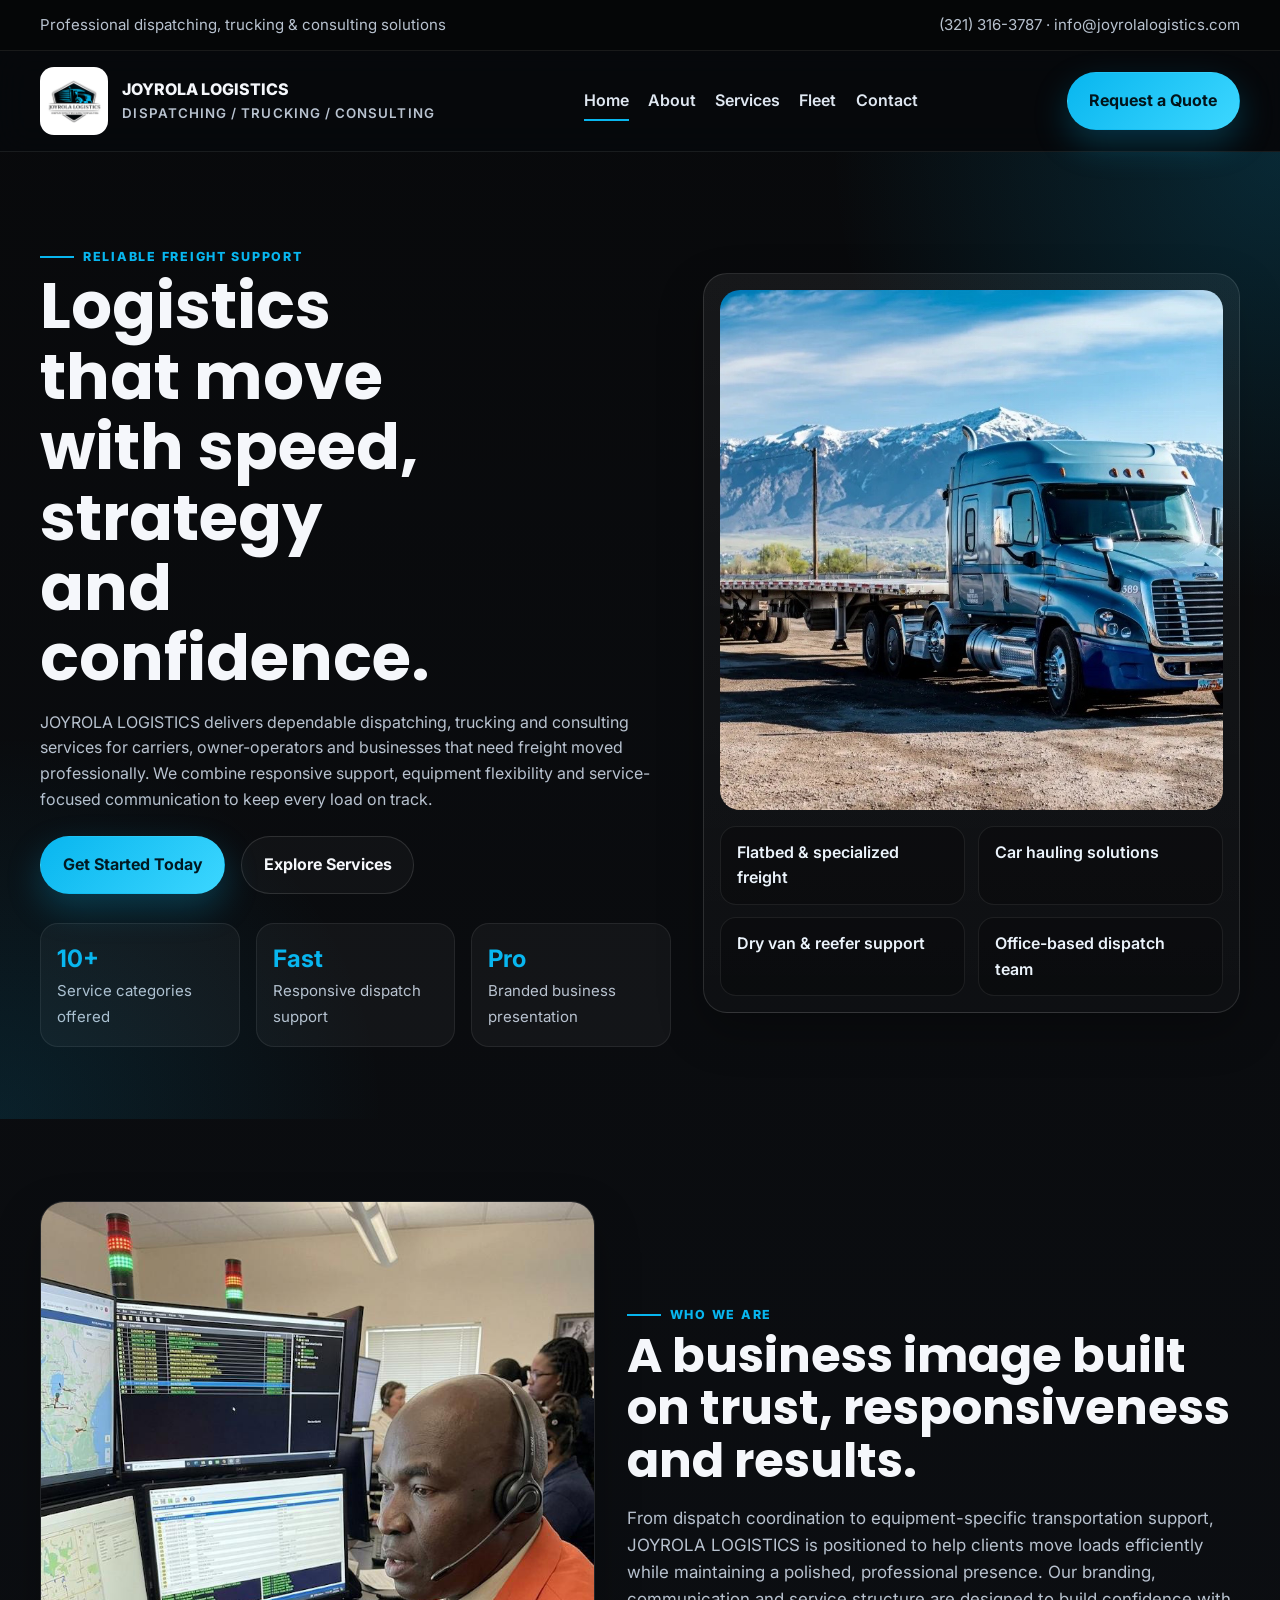
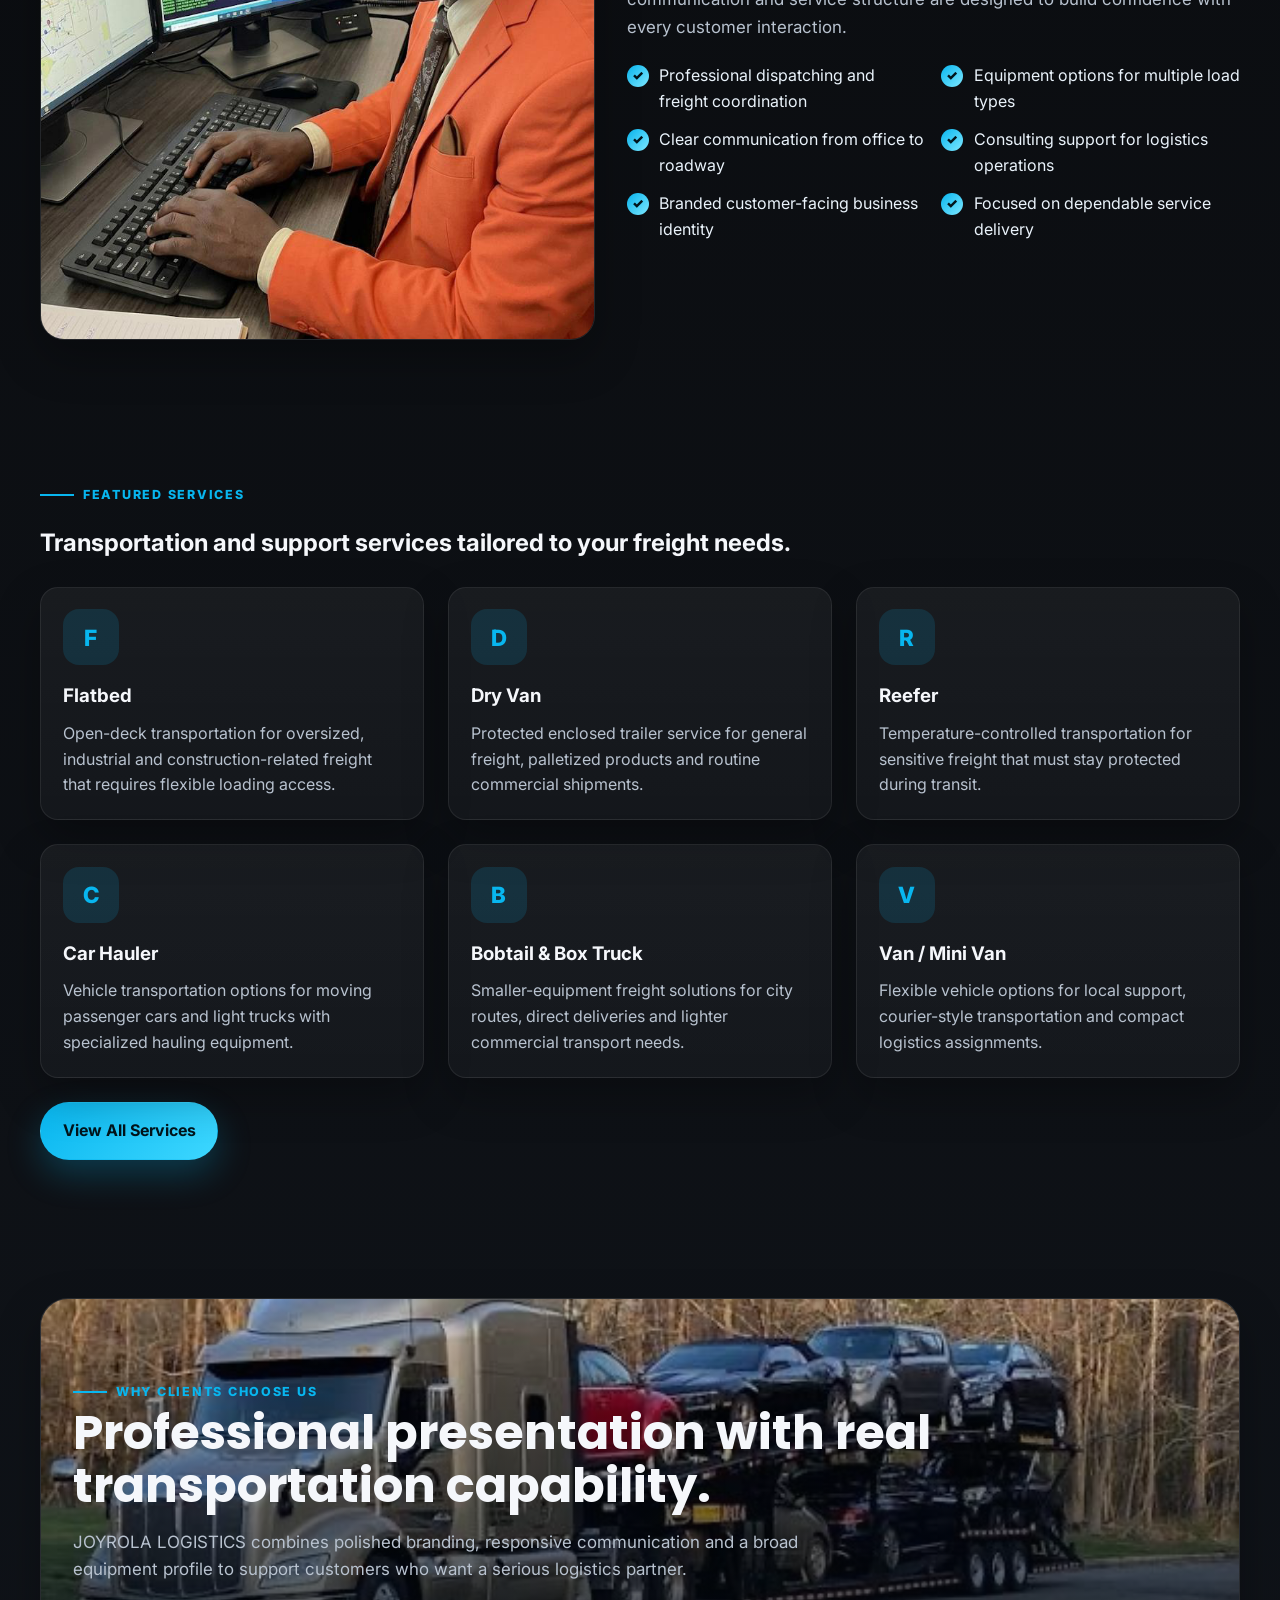
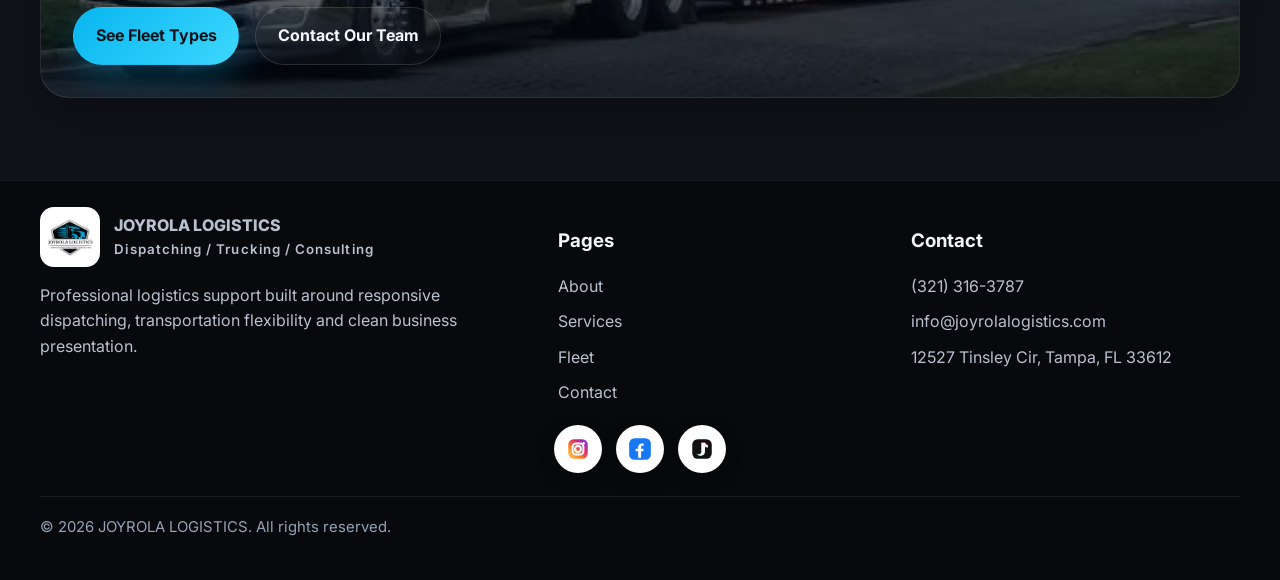
<file: index.html>
<!DOCTYPE html>
<html lang="en">
<head>
  <meta charset="UTF-8" />
  <meta name="viewport" content="width=device-width, initial-scale=1.0" />
  <title>JOYROLA LOGISTICS | Dispatching, Trucking & Consulting</title>
  <meta name="description" content="JOYROLA LOGISTICS provides dispatching, trucking, consulting, flatbed, dry van, reefer, car hauler, box truck, bobtail, van and freight support services." />
  <link rel="preconnect" href="https://fonts.googleapis.com">
  <link rel="preconnect" href="https://fonts.gstatic.com" crossorigin>
  <link href="https://fonts.googleapis.com/css2?family=Inter:wght@400;500;600;700;800&family=Poppins:wght@600;700;800&display=swap" rel="stylesheet">
  <link rel="stylesheet" href="assets/css/styles.css" />
</head>
<body>
  <div class="topbar">
    <div class="container topbar-inner">
      <div>Professional dispatching, trucking & consulting solutions</div>
      <div><a href="tel:3213163787">(321) 316-3787</a> · <a href="mailto:info@joyrolalogistics.com">info@joyrolalogistics.com</a></div>
    </div>
  </div>

  <header class="header">
    <div class="container navbar">
      <a class="brand" href="index.html">
        <img src="assets/images/logo.jpg" alt="JOYROLA LOGISTICS logo" />
        <div class="brand-text">
          JOYROLA LOGISTICS
          <small>DISPATCHING / TRUCKING / CONSULTING</small>
        </div>
      </a>
      <nav class="nav-links">
        <a href="index.html" class="active">Home</a>
        <a href="about.html">About</a>
        <a href="services.html">Services</a>
        <a href="fleet.html">Fleet</a>
        <a href="contact.html">Contact</a>
      </nav>
      <a class="btn btn-primary nav-cta" href="contact.html">Request a Quote</a>
    </div>
  </header>

  <main>
    <section class="hero">
      <div class="container hero-grid">
        <div>
          <span class="eyebrow">Reliable Freight Support</span>
          <h1>Logistics that move with speed, strategy and confidence.</h1>
          <p>JOYROLA LOGISTICS delivers dependable dispatching, trucking and consulting services for carriers, owner-operators and businesses that need freight moved professionally. We combine responsive support, equipment flexibility and service-focused communication to keep every load on track.</p>
          <div class="btns">
            <a class="btn btn-primary" href="contact.html">Get Started Today</a>
            <a class="btn btn-secondary" href="services.html">Explore Services</a>
          </div>
          <div class="hero-badges">
            <div class="stat"><strong>10+</strong><span>Service categories offered</span></div>
            <div class="stat"><strong>Fast</strong><span>Responsive dispatch support</span></div>
            <div class="stat"><strong>Pro</strong><span>Branded business presentation</span></div>
          </div>
        </div>
        <div class="hero-card">
          <img src="assets/images/flatbed-truck.jpg" alt="Flatbed truck service" />
          <div class="hero-overlay">
            <div class="pill">Flatbed & specialized freight</div>
            <div class="pill">Car hauling solutions</div>
            <div class="pill">Dry van & reefer support</div>
            <div class="pill">Office-based dispatch team</div>
          </div>
        </div>
      </div>
    </section>

    <section class="section">
      <div class="container split">
        <div class="media-stack">
          <img class="main" src="assets/images/elias.jpg" alt="Office dispatch team" />
          
        </div>
        <div>
          <span class="eyebrow">Who We Are</span>
          <h2>A business image built on trust, responsiveness and results.</h2>
          <p class="lead">From dispatch coordination to equipment-specific transportation support, JOYROLA LOGISTICS is positioned to help clients move loads efficiently while maintaining a polished, professional presence. Our branding, communication and service structure are designed to build confidence with every customer interaction.</p>
          <div class="checklist">
            <div class="check">Professional dispatching and freight coordination</div>
            <div class="check">Equipment options for multiple load types</div>
            <div class="check">Clear communication from office to roadway</div>
            <div class="check">Consulting support for logistics operations</div>
            <div class="check">Branded customer-facing business identity</div>
            <div class="check">Focused on dependable service delivery</div>
          </div>
        </div>
      </div>
    </section>

    <section class="section-tight">
      <div class="container">
        <span class="eyebrow">Featured Services</span>
        <h2>Transportation and support services tailored to your freight needs.</h2>
        <div class="grid-3" style="margin-top:1.5rem;">
          <article class="card service-card"><div class="card-body"><div class="icon">F</div><h3>Flatbed</h3><p>Open-deck transportation for oversized, industrial and construction-related freight that requires flexible loading access.</p></div></article>
          <article class="card service-card"><div class="card-body"><div class="icon">D</div><h3>Dry Van</h3><p>Protected enclosed trailer service for general freight, palletized products and routine commercial shipments.</p></div></article>
          <article class="card service-card"><div class="card-body"><div class="icon">R</div><h3>Reefer</h3><p>Temperature-controlled transportation for sensitive freight that must stay protected during transit.</p></div></article>
          <article class="card service-card"><div class="card-body"><div class="icon">C</div><h3>Car Hauler</h3><p>Vehicle transportation options for moving passenger cars and light trucks with specialized hauling equipment.</p></div></article>
          <article class="card service-card"><div class="card-body"><div class="icon">B</div><h3>Bobtail & Box Truck</h3><p>Smaller-equipment freight solutions for city routes, direct deliveries and lighter commercial transport needs.</p></div></article>
          <article class="card service-card"><div class="card-body"><div class="icon">V</div><h3>Van / Mini Van</h3><p>Flexible vehicle options for local support, courier-style transportation and compact logistics assignments.</p></div></article>
        </div>
        <div class="btns"><a class="btn btn-primary" href="services.html">View All Services</a></div>
      </div>
    </section>

    <section class="section">
      <div class="container">
        <div class="banner card">
          <img src="assets/images/car-hauler-1.jpg" alt="Car hauler truck" />
          <div class="banner-content">
            <span class="eyebrow">Why Clients Choose Us</span>
            <h2>Professional presentation with real transportation capability.</h2>
            <p class="lead">JOYROLA LOGISTICS combines polished branding, responsive communication and a broad equipment profile to support customers who want a serious logistics partner.</p>
            <div class="btns">
              <a class="btn btn-primary" href="fleet.html">See Fleet Types</a>
              <a class="btn btn-secondary" href="contact.html">Contact Our Team</a>
            </div>
          </div>
        </div>
      </div>
    </section>
  </main>

  <footer class="footer">
    <div class="container">
      <div class="footer-grid">
        <div>
          <a class="brand" href="index.html">
            <img src="assets/images/logo.jpg" alt="JOYROLA LOGISTICS logo" />
            <div class="brand-text">JOYROLA LOGISTICS<small>Dispatching / Trucking / Consulting</small></div>
          </a>
          <p>Professional logistics support built around responsive dispatching, transportation flexibility and clean business presentation.</p>
        </div>
        <div>
          <h3>Pages</h3>
          <ul>
            <li><a href="about.html">About</a></li>
            <li><a href="services.html">Services</a></li>
            <li><a href="fleet.html">Fleet</a></li>
            <li><a href="contact.html">Contact</a></li>
          </ul>
        </div>
        <div>
          <h3>Contact</h3>
          <ul>
            <li><a href="tel:3213163787">(321) 316-3787</a></li>
            <li><a href="mailto:info@joyrolalogistics.com">info@joyrolalogistics.com</a></li>
            <li>12527 Tinsley Cir, Tampa, FL 33612</li>
        </div>
      </div>

      <div class="footer-social-center">
    <a href="https://www.instagram.com/joyrolalogistics" target="_blank" rel="noopener noreferrer" class="social-icon instagram" aria-label="Instagram">
      <svg viewBox="0 0 24 24" aria-hidden="true">
        <defs>
          <linearGradient id="igGradient" x1="0%" y1="100%" x2="100%" y2="0%">
            <stop offset="0%" stop-color="#feda75"></stop>
            <stop offset="35%" stop-color="#fa7e1e"></stop>
            <stop offset="65%" stop-color="#d62976"></stop>
            <stop offset="85%" stop-color="#962fbf"></stop>
            <stop offset="100%" stop-color="#4f5bd5"></stop>
          </linearGradient>
        </defs>
        <rect x="3" y="3" width="18" height="18" rx="5" fill="url(#igGradient)"></rect>
        <rect x="7" y="7" width="10" height="10" rx="3" fill="none" stroke="#ffffff" stroke-width="1.8"></rect>
        <circle cx="12" cy="12" r="2.7" fill="none" stroke="#ffffff" stroke-width="1.8"></circle>
        <circle cx="17.2" cy="6.8" r="1.2" fill="#ffffff"></circle>
      </svg>
    </a>

   <a href="https://www.facebook.com/profile.php?id=61578480447333" target="_blank" rel="noopener noreferrer" class="social-icon" aria-label="Facebook">
  <svg viewBox="0 0 24 24" xmlns="http://www.w3.org/2000/svg">
    <rect x="2" y="2" width="20" height="20" rx="5" fill="#1877F2"/>
    <path d="M13 20v-6h2l.3-2.3H13V10.2c0-.7.2-1.2 1.2-1.2h1.2V7h-1.7c-2.1 0-3.4 1.3-3.4 3.5v1.2H8v2.3h2.3V20H13z" fill="#fff"/>
  </svg>
</a>
    <a href="https://www.tiktok.com/@joyrolalogistics" target="_blank" rel="noopener noreferrer" class="social-icon tiktok" aria-label="TikTok">
      <svg viewBox="0 0 24 24" aria-hidden="true">
        <rect x="3" y="3" width="18" height="18" rx="5" fill="#111111"></rect>
        <path d="M14.8 6.5c.5 1.1 1.4 1.9 2.6 2.2v2.2c-.9 0-1.8-.2-2.6-.7v4.2c0 2.4-1.7 4.1-4.1 4.1-1.8 0-3.2-1.1-3.8-2.7.4.6 1.1 1 2 1 1.4 0 2.4-1.1 2.4-2.5V6.5h3.5z" fill="#25F4EE"></path>
        <path d="M14.6 6c.5 1.1 1.4 1.9 2.6 2.2v2.2c-.9 0-1.8-.2-2.6-.7v4.2c0 2.4-1.7 4.1-4.1 4.1-1 0-1.9-.3-2.6-.9.6.2 1.2.3 1.5.3 1.4 0 2.4-1.1 2.4-2.5V6h2.8z" fill="#FE2C55"></path>
        <path d="M14.7 6.2c.5 1.1 1.4 1.9 2.6 2.2v2c-.9 0-1.8-.2-2.6-.7v4.3c0 2.3-1.8 4.1-4.1 4.1-1.2 0-2.2-.5-3-1.3.5.3 1 .4 1.6.4 1.4 0 2.4-1.1 2.4-2.5V6.2h3.1z" fill="#ffffff"></path>
      </svg>
    </a>
  </div>

      <div class="footer-bottom">© <span data-year></span> JOYROLA LOGISTICS. All rights reserved.</div>
    </div>
  </footer>
  <script src="assets/js/main.js"></script>
</body>
</html>
</file>
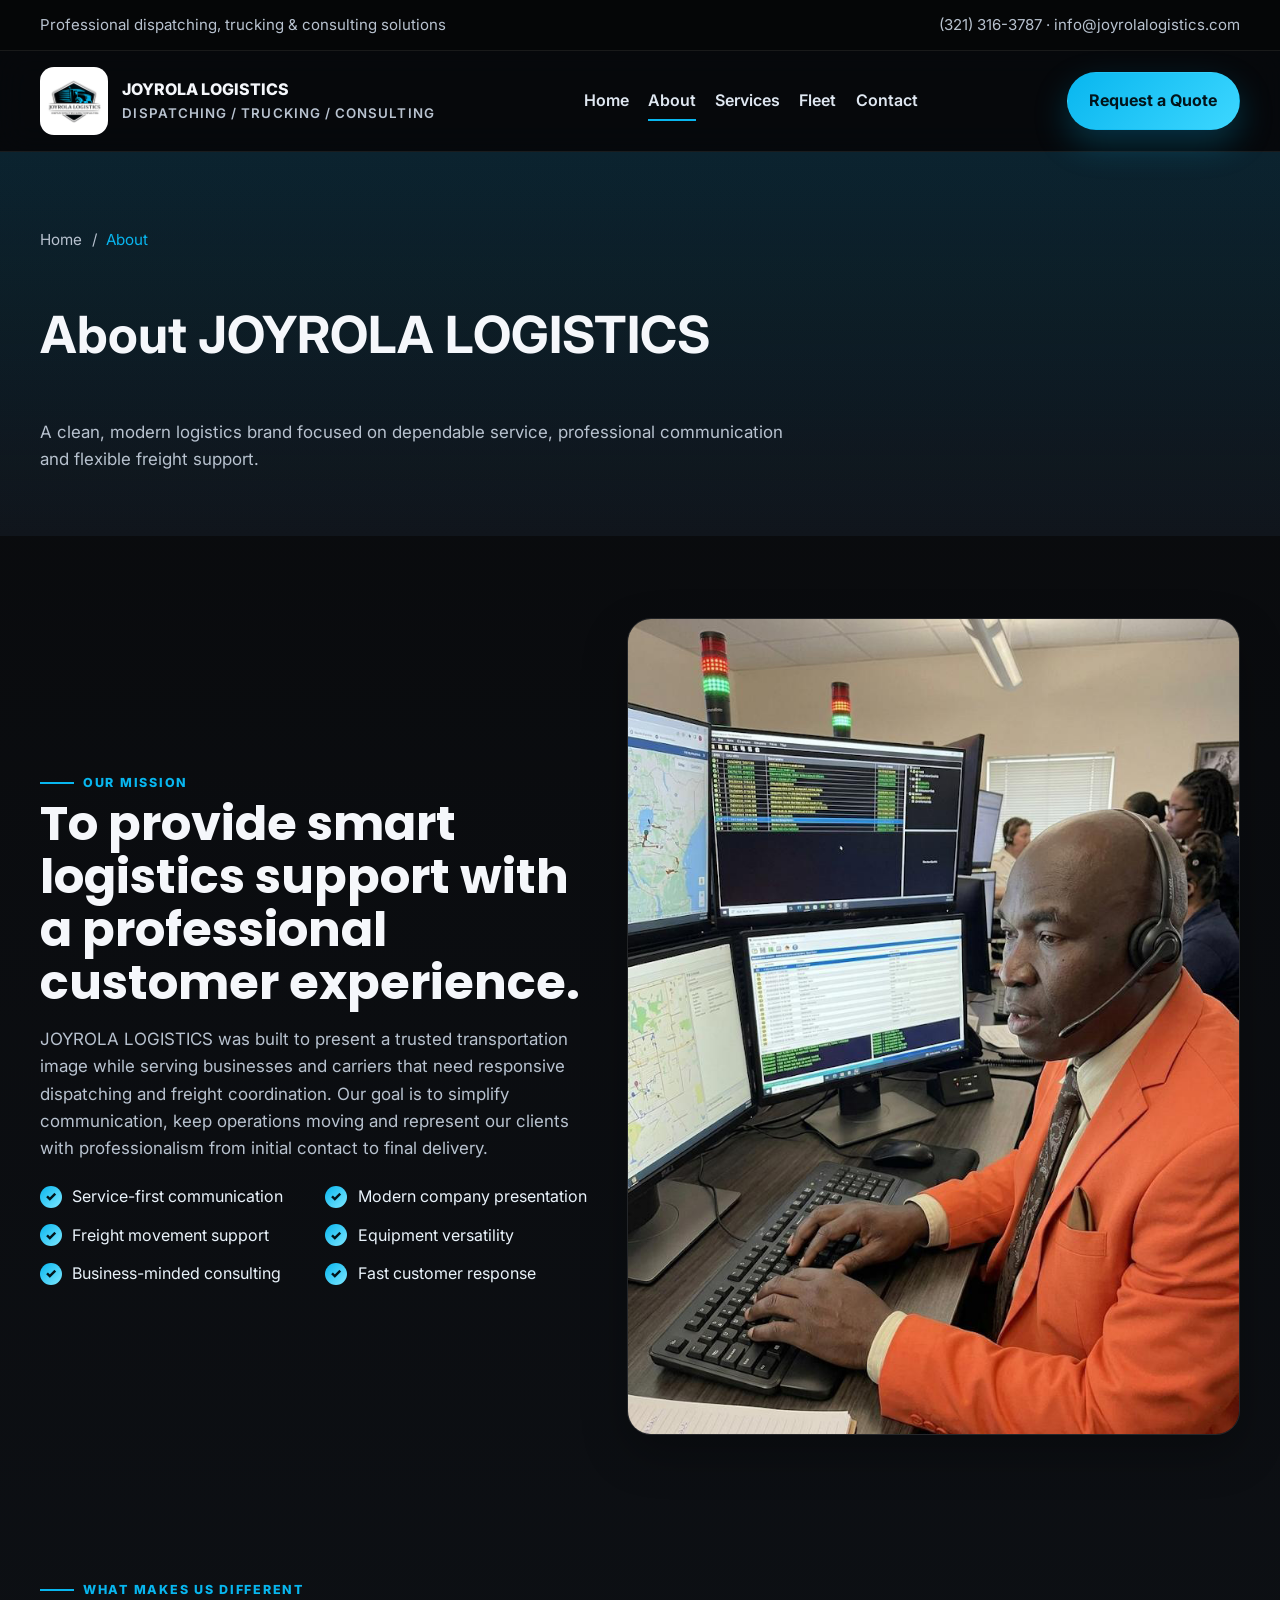
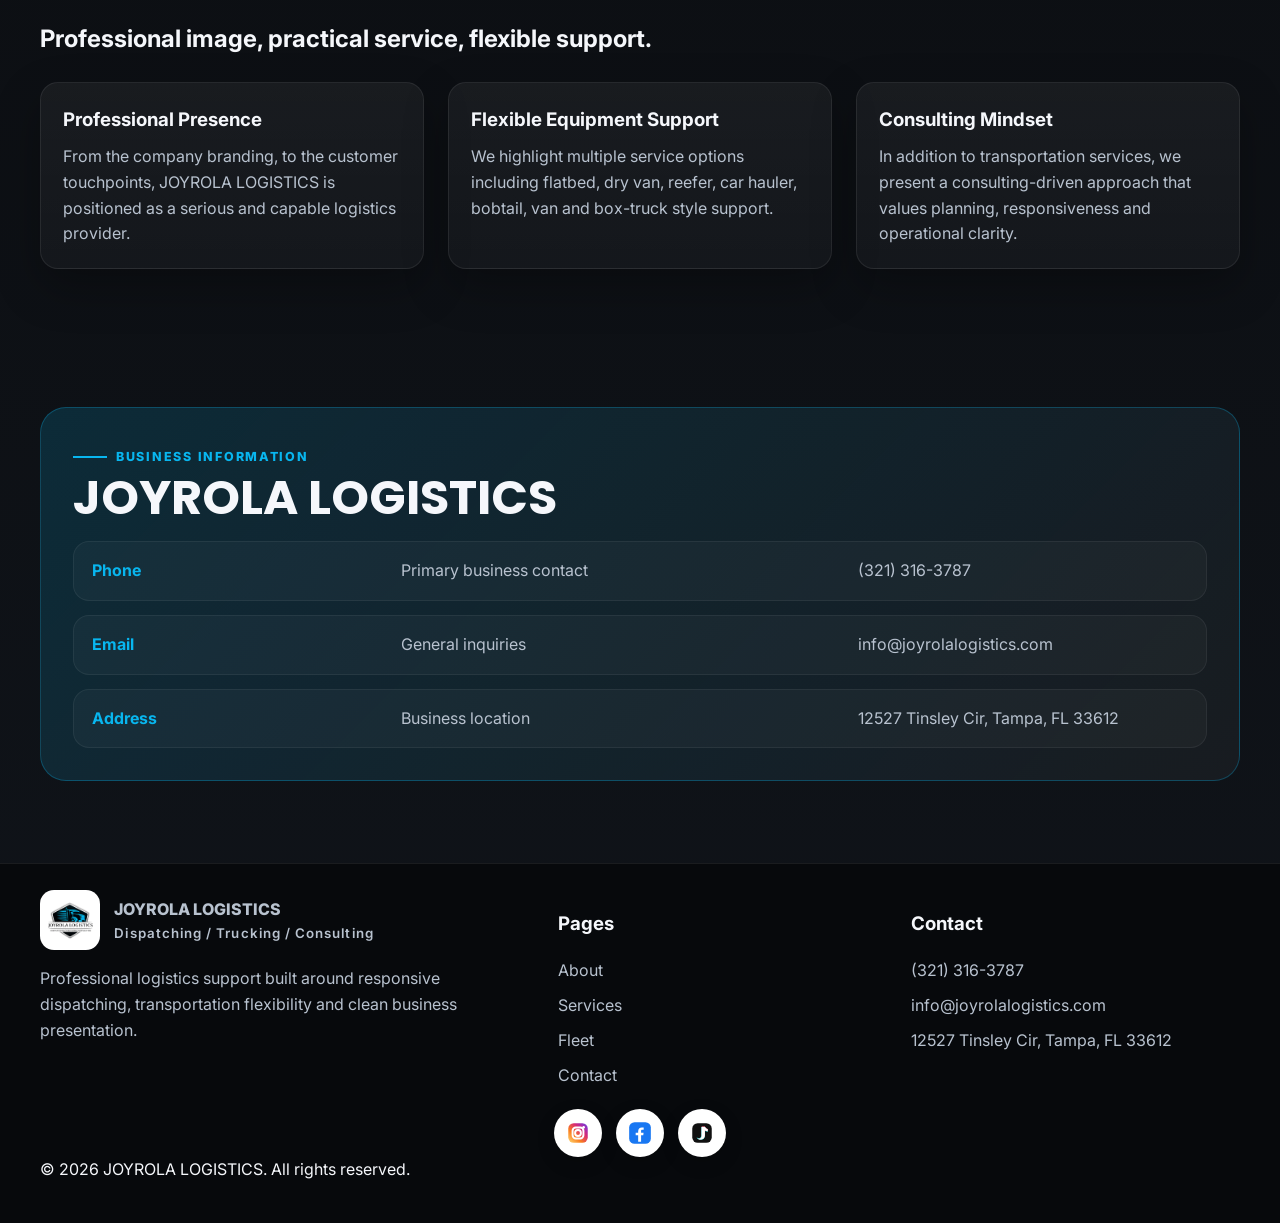
<file: about.html>
<!DOCTYPE html>
<html lang="en">
<head>
  <meta charset="UTF-8" />
  <meta name="viewport" content="width=device-width, initial-scale=1.0" />
  <title>About | JOYROLA LOGISTICS</title>
  <meta name="description" content="Learn more about JOYROLA LOGISTICS and our professional dispatching, trucking and consulting approach." />
  <link rel="preconnect" href="https://fonts.googleapis.com">
  <link rel="preconnect" href="https://fonts.gstatic.com" crossorigin>
  <link href="https://fonts.googleapis.com/css2?family=Inter:wght@400;500;600;700;800&family=Poppins:wght@600;700;800&display=swap" rel="stylesheet">
  <link rel="stylesheet" href="assets/css/styles.css" />
</head>
<body>
  <div class="topbar"><div class="container topbar-inner"><div>Professional dispatching, trucking & consulting solutions</div><div><a href="tel:3213163787">(321) 316-3787</a> · <a href="mailto:info@joyrolalogistics.com">info@joyrolalogistics.com</a></div></div></div>
  <header class="header"><div class="container navbar"><a class="brand" href="index.html"><img src="assets/images/logo.jpg" alt="JOYROLA LOGISTICS logo" /><div class="brand-text">JOYROLA LOGISTICS<small>DISPATCHING / TRUCKING / CONSULTING</small></div></a><nav class="nav-links"><a href="index.html">Home</a><a href="about.html" class="active">About</a><a href="services.html">Services</a><a href="fleet.html">Fleet</a><a href="contact.html">Contact</a></nav><a class="btn btn-primary nav-cta" href="contact.html">Request a Quote</a></div></header>

  <main>
    <section class="page-hero">
      <div class="container">
        <div class="breadcrumbs"><span>Home</span><span>/</span><span>About</span></div>
        <h1>About JOYROLA LOGISTICS</h1>
        <p class="lead">A clean, modern logistics brand focused on dependable service, professional communication and flexible freight support.</p>
      </div>
    </section>

    <section class="section">
      <div class="container split">
        <div>
          <span class="eyebrow">Our Mission</span>
          <h2>To provide smart logistics support with a professional customer experience.</h2>
          <p class="lead">JOYROLA LOGISTICS was built to present a trusted transportation image while serving businesses and carriers that need responsive dispatching and freight coordination. Our goal is to simplify communication, keep operations moving and represent our clients with professionalism from initial contact to final delivery.</p>
          <div class="checklist">
            <div class="check">Service-first communication</div>
            <div class="check">Modern company presentation</div>
            <div class="check">Freight movement support</div>
            <div class="check">Equipment versatility</div>
            <div class="check">Business-minded consulting</div>
            <div class="check">Fast customer response</div>
          </div>
        </div>
        <div class="media-stack">
          <img class="main" src="assets/images/elias.jpg" alt="JOYROLA LOGISTICS office operations" />
         
        </div>
      </div>
    </section>

    <section class="section-tight">
      <div class="container">
        <span class="eyebrow">What Makes Us Different</span>
        <h2>Professional image, practical service, flexible support.</h2>
        <div class="grid-3" style="margin-top:1.5rem;">
          <article class="card"><div class="card-body"><h3>Professional Presence</h3><p>From the company branding, to the customer touchpoints, JOYROLA LOGISTICS is positioned as a serious and capable logistics provider.</p></div></article>
          <article class="card"><div class="card-body"><h3>Flexible Equipment Support</h3><p>We highlight multiple service options including flatbed, dry van, reefer, car hauler, bobtail, van and box-truck style support.</p></div></article>
          <article class="card"><div class="card-body"><h3>Consulting Mindset</h3><p>In addition to transportation services, we present a consulting-driven approach that values planning, responsiveness and operational clarity.</p></div></article>
        </div>
      </div>
    </section>

    <section class="section">
      <div class="container">
        <div class="cta-box">
          <span class="eyebrow">Business Information</span>
          <h2>JOYROLA LOGISTICS</h2>
          <div class="table-like">
            <div class="table-row"><strong>Phone</strong><span>Primary business contact</span><span><a href="tel:3213163787">(321) 316-3787</a></span></div>
            <div class="table-row"><strong>Email</strong><span>General inquiries</span><span><a href="mailto:info@joyrolalogistics.com">info@joyrolalogistics.com</a></span></div>
            <div class="table-row"><strong>Address</strong><span>Business location</span><span>12527 Tinsley Cir, Tampa, FL 33612</span></div>
          </div>
        </div>

      </div>
    </section>
  </main>
  
  <footer class="footer"><div class="container"><div class="footer-grid"><div><a class="brand" href="index.html"><img src="assets/images/logo.jpg" alt="JOYROLA LOGISTICS logo" /><div class="brand-text">JOYROLA LOGISTICS<small>Dispatching / Trucking / Consulting</small></div></a><p>Professional logistics support built around responsive dispatching, transportation flexibility and clean business presentation.</p></div><div><h3>Pages</h3><ul><li><a href="about.html">About</a></li><li><a href="services.html">Services</a></li><li><a href="fleet.html">Fleet</a></li><li><a href="contact.html">Contact</a></li></ul></div><div><h3>Contact</h3><ul><li><a href="tel:3213163787">(321) 316-3787</a></li><li><a href="mailto:info@joyrolalogistics.com">info@joyrolalogistics.com</a></li><li>12527 Tinsley Cir, Tampa, FL 33612</li></ul></div></div> <div class="footer-social-center">
    <a href="https://www.instagram.com/joyrolalogistics" target="_blank" rel="noopener noreferrer" class="social-icon instagram" aria-label="Instagram">
      <svg viewBox="0 0 24 24" aria-hidden="true">
        <defs>
          <linearGradient id="igGradient" x1="0%" y1="100%" x2="100%" y2="0%">
            <stop offset="0%" stop-color="#feda75"></stop>
            <stop offset="35%" stop-color="#fa7e1e"></stop>
            <stop offset="65%" stop-color="#d62976"></stop>
            <stop offset="85%" stop-color="#962fbf"></stop>
            <stop offset="100%" stop-color="#4f5bd5"></stop>
          </linearGradient>
        </defs>
        <rect x="3" y="3" width="18" height="18" rx="5" fill="url(#igGradient)"></rect>
        <rect x="7" y="7" width="10" height="10" rx="3" fill="none" stroke="#ffffff" stroke-width="1.8"></rect>
        <circle cx="12" cy="12" r="2.7" fill="none" stroke="#ffffff" stroke-width="1.8"></circle>
        <circle cx="17.2" cy="6.8" r="1.2" fill="#ffffff"></circle>
      </svg>
    </a>

    <a href="https://www.facebook.com/profile.php?id=61578480447333" target="_blank" rel="noopener noreferrer" class="social-icon" aria-label="Facebook">
  <svg viewBox="0 0 24 24" xmlns="http://www.w3.org/2000/svg">
    <rect x="2" y="2" width="20" height="20" rx="5" fill="#1877F2"/>
    <path d="M13 20v-6h2l.3-2.3H13V10.2c0-.7.2-1.2 1.2-1.2h1.2V7h-1.7c-2.1 0-3.4 1.3-3.4 3.5v1.2H8v2.3h2.3V20H13z" fill="#fff"/>
  </svg>
</a>
    <a href="https://www.tiktok.com/@joyrolalogistics" target="_blank" rel="noopener noreferrer" class="social-icon tiktok" aria-label="TikTok">
      <svg viewBox="0 0 24 24" aria-hidden="true">
        <rect x="3" y="3" width="18" height="18" rx="5" fill="#111111"></rect>
        <path d="M14.8 6.5c.5 1.1 1.4 1.9 2.6 2.2v2.2c-.9 0-1.8-.2-2.6-.7v4.2c0 2.4-1.7 4.1-4.1 4.1-1.8 0-3.2-1.1-3.8-2.7.4.6 1.1 1 2 1 1.4 0 2.4-1.1 2.4-2.5V6.5h3.5z" fill="#25F4EE"></path>
        <path d="M14.6 6c.5 1.1 1.4 1.9 2.6 2.2v2.2c-.9 0-1.8-.2-2.6-.7v4.2c0 2.4-1.7 4.1-4.1 4.1-1 0-1.9-.3-2.6-.9.6.2 1.2.3 1.5.3 1.4 0 2.4-1.1 2.4-2.5V6h2.8z" fill="#FE2C55"></path>
        <path d="M14.7 6.2c.5 1.1 1.4 1.9 2.6 2.2v2c-.9 0-1.8-.2-2.6-.7v4.3c0 2.3-1.8 4.1-4.1 4.1-1.2 0-2.2-.5-3-1.3.5.3 1 .4 1.6.4 1.4 0 2.4-1.1 2.4-2.5V6.2h3.1z" fill="#ffffff"></path>
      </svg>
    </a>
  </div>
    
    © <span data-year></span> JOYROLA LOGISTICS. All rights reserved.</div></div></footer>
  <script src="assets/js/main.js"></script>
</body>
</html>
</file>
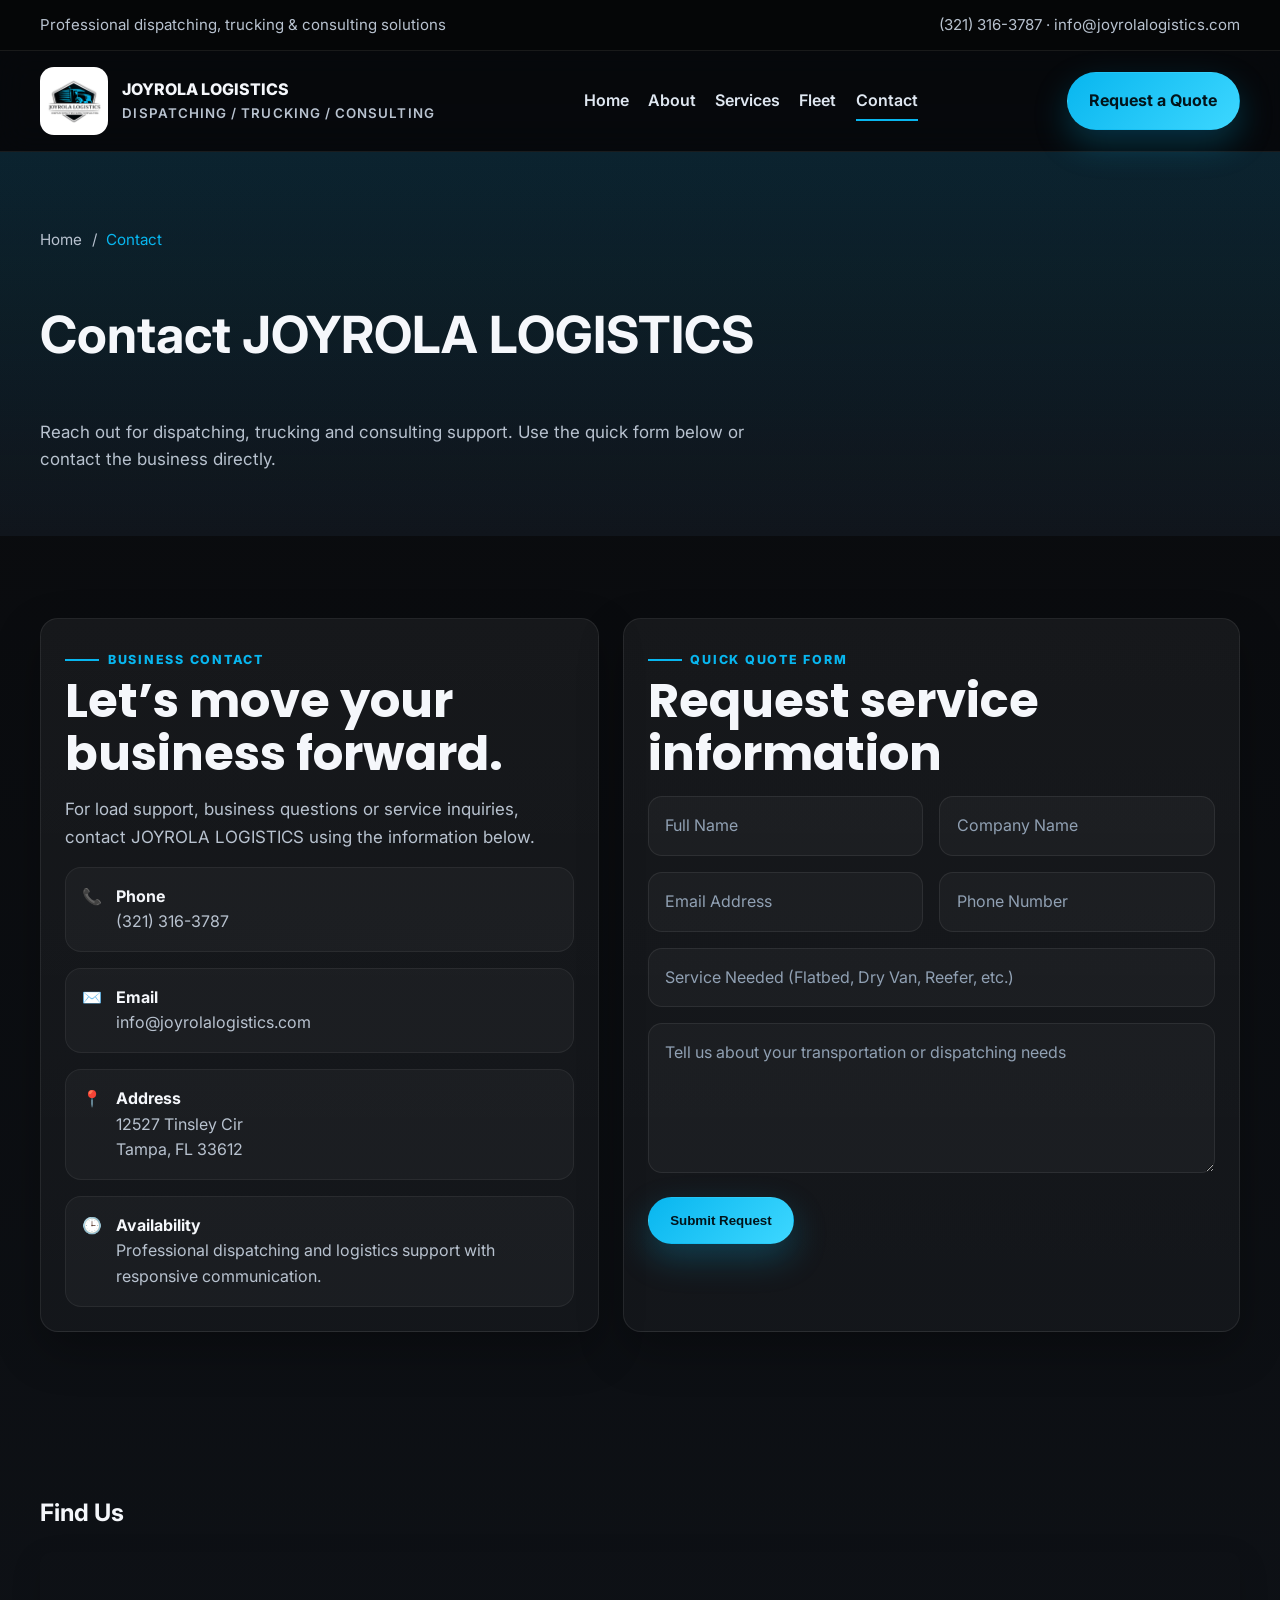
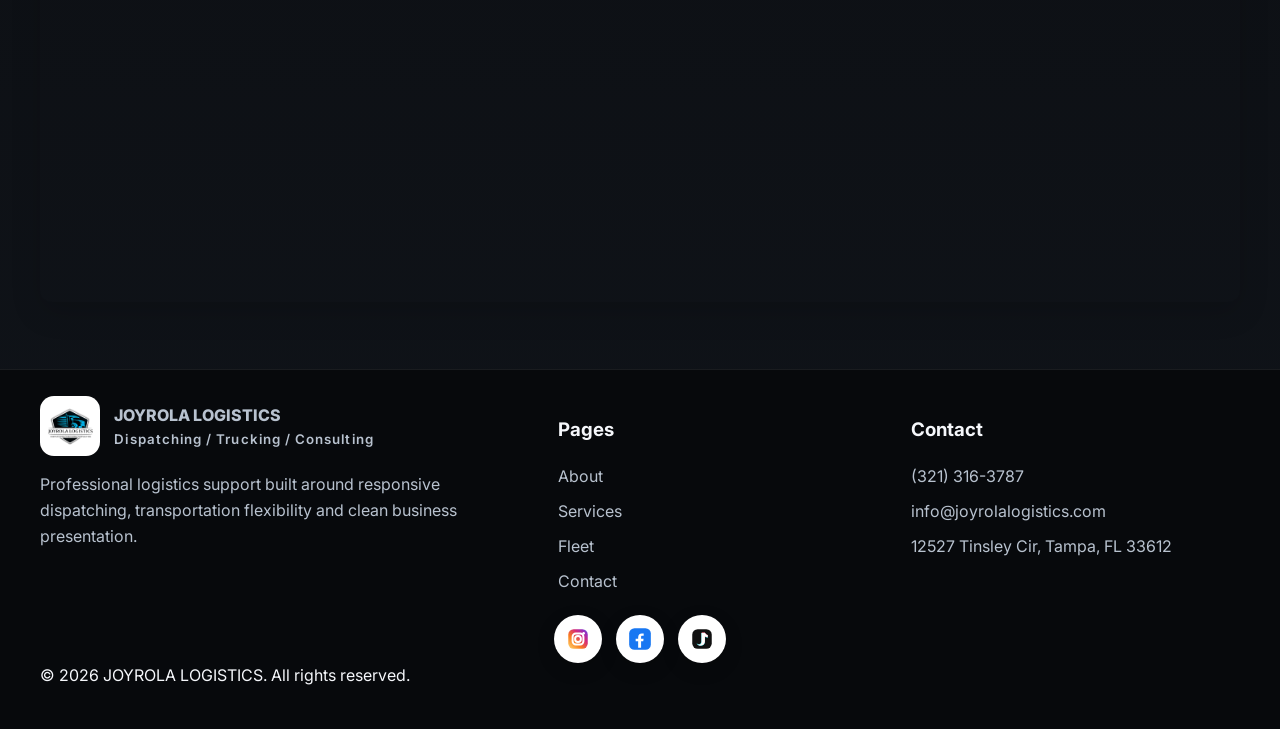
<file: contact.html>
<!DOCTYPE html>
<html lang="en">
<head>
  <meta charset="UTF-8" />
  <meta name="viewport" content="width=device-width, initial-scale=1.0" />
  <title>Contact | JOYROLA LOGISTICS</title>
  <meta name="description" content="Contact JOYROLA LOGISTICS for dispatching, trucking and consulting services." />
  <link rel="preconnect" href="https://fonts.googleapis.com">
  <link rel="preconnect" href="https://fonts.gstatic.com" crossorigin>
  <link href="https://fonts.googleapis.com/css2?family=Inter:wght@400;500;600;700;800&family=Poppins:wght@600;700;800&display=swap" rel="stylesheet">
  <link rel="stylesheet" href="assets/css/styles.css" />
</head>
<body>
  <div class="topbar"><div class="container topbar-inner"><div>Professional dispatching, trucking & consulting solutions</div><div><a href="tel:3213163787">(321) 316-3787</a> · <a href="mailto:info@joyrolalogistics.com">info@joyrolalogistics.com</a></div></div></div>
  <header class="header"><div class="container navbar"><a class="brand" href="index.html"><img src="assets/images/logo.jpg" alt="JOYROLA LOGISTICS logo" /><div class="brand-text">JOYROLA LOGISTICS<small>DISPATCHING / TRUCKING / CONSULTING</small></div></a><nav class="nav-links"><a href="index.html">Home</a><a href="about.html">About</a><a href="services.html">Services</a><a href="fleet.html">Fleet</a><a href="contact.html" class="active">Contact</a></nav><a class="btn btn-primary nav-cta" href="contact.html">Request a Quote</a></div></header>

  <main>
    <section class="page-hero">
      <div class="container">
        <div class="breadcrumbs"><span>Home</span><span>/</span><span>Contact</span></div>
        <h1>Contact JOYROLA LOGISTICS</h1>
        <p class="lead">Reach out for dispatching, trucking and consulting support. Use the quick form below or contact the business directly.</p>
      </div>
    </section>

    <section class="section">
      <div class="container contact-wrap">
        <div class="card contact-card">
          <span class="eyebrow">Business Contact</span>
          <h2>Let’s move your business forward.</h2>
          <p class="lead">For load support, business questions or service inquiries, contact JOYROLA LOGISTICS using the information below.</p>
          <div class="contact-list">
            <div class="contact-item"><div>📞</div><div><strong>Phone</strong><a href="tel:3213163787">(321) 316-3787</a></div></div>
            <div class="contact-item"><div>✉️</div><div><strong>Email</strong><a href="mailto:info@joyrolalogistics.com">info@joyrolalogistics.com</a></div></div>
            <div class="contact-item"><div>📍</div><div><strong>Address</strong><span>12527 Tinsley Cir<br/>Tampa, FL 33612</span></div></div>
            <div class="contact-item"><div>🕒</div><div><strong>Availability</strong><span>Professional dispatching and logistics support with responsive communication.</span></div></div>
          </div>
        </div>

        <div class="card contact-card">
          <span class="eyebrow">Quick Quote Form</span>
          <h2>Request service information</h2>
<form id="quoteForm" class="form-grid" action="https://api.web3forms.com/submit" method="POST">
  <input type="hidden" name="access_key" value="2fe8e429-0b7b-45d6-b191-1e486f8670d4">
  <input type="hidden" name="subject" value="New Quote Request - JOYROLA LOGISTICS">

  <div><input type="text" name="name" placeholder="Full Name" required></div>
  <div><input type="text" name="company" placeholder="Company Name"></div>
  <div><input type="email" name="email" placeholder="Email Address" required></div>
  <div><input type="tel" name="phone" placeholder="Phone Number" required></div>
  <div class="full"><input type="text" name="service" placeholder="Service Needed (Flatbed, Dry Van, Reefer, etc.)"></div>
  <div class="full"><textarea name="message" placeholder="Tell us about your transportation or dispatching needs" required></textarea></div>
  <div class="full"><button class="btn btn-primary" type="submit">Submit Request</button></div>
</form>

<p id="form-status"></p>

<script>
const form = document.getElementById("quoteForm");
const status = document.getElementById("form-status");

form.addEventListener("submit", async function(e) {
  e.preventDefault();

  const formData = new FormData(form);

  const response = await fetch(form.action, {
    method: "POST",
    body: formData
  });

  if (response.ok) {
    status.textContent = "Your request was sent successfully.";
    form.reset();
  } else {
    status.textContent = "Something went wrong. Please try again.";
  }
});
</script>        </div>
      </div>
    </section>

    <section class="map-section">
  <div class="container">
    <h2>Find Us</h2>
    <iframe
      src="https://www.google.com/maps/embed?pb=..."
      width="100%"
      height="350"
      style="border:0;"
      allowfullscreen=""
      loading="lazy"
      referrerpolicy="no-referrer-when-downgrade">
    </iframe>
  </div>
</section>          </div>
        </div>
      </div>
    </section>
  </main>

  <footer class="footer"><div class="container"><div class="footer-grid"><div><a class="brand" href="index.html"><img src="assets/images/logo.jpg" alt="JOYROLA LOGISTICS logo" /><div class="brand-text">JOYROLA LOGISTICS<small>Dispatching / Trucking / Consulting</small></div></a><p>Professional logistics support built around responsive dispatching, transportation flexibility and clean business presentation.</p></div><div><h3>Pages</h3><ul><li><a href="about.html">About</a></li><li><a href="services.html">Services</a></li><li><a href="fleet.html">Fleet</a></li><li><a href="contact.html">Contact</a></li></ul></div><div><h3>Contact</h3><ul><li><a href="tel:3213163787">(321) 316-3787</a></li><li><a href="mailto:info@joyrolalogistics.com">info@joyrolalogistics.com</a></li><li>12527 Tinsley Cir, Tampa, FL 33612</li></ul></div></div> <div class="footer-social-center">
    <a href="https://www.instagram.com/joyrolalogistics" target="_blank" rel="noopener noreferrer" class="social-icon instagram" aria-label="Instagram">
      <svg viewBox="0 0 24 24" aria-hidden="true">
        <defs>
          <linearGradient id="igGradient" x1="0%" y1="100%" x2="100%" y2="0%">
            <stop offset="0%" stop-color="#feda75"></stop>
            <stop offset="35%" stop-color="#fa7e1e"></stop>
            <stop offset="65%" stop-color="#d62976"></stop>
            <stop offset="85%" stop-color="#962fbf"></stop>
            <stop offset="100%" stop-color="#4f5bd5"></stop>
          </linearGradient>
        </defs>
        <rect x="3" y="3" width="18" height="18" rx="5" fill="url(#igGradient)"></rect>
        <rect x="7" y="7" width="10" height="10" rx="3" fill="none" stroke="#ffffff" stroke-width="1.8"></rect>
        <circle cx="12" cy="12" r="2.7" fill="none" stroke="#ffffff" stroke-width="1.8"></circle>
        <circle cx="17.2" cy="6.8" r="1.2" fill="#ffffff"></circle>
      </svg>
    </a>

    <a href="https://www.facebook.com/profile.php?id=61578480447333" target="_blank" rel="noopener noreferrer" class="social-icon" aria-label="Facebook">
  <svg viewBox="0 0 24 24" xmlns="http://www.w3.org/2000/svg">
    <rect x="2" y="2" width="20" height="20" rx="5" fill="#1877F2"/>
    <path d="M13 20v-6h2l.3-2.3H13V10.2c0-.7.2-1.2 1.2-1.2h1.2V7h-1.7c-2.1 0-3.4 1.3-3.4 3.5v1.2H8v2.3h2.3V20H13z" fill="#fff"/>
  </svg>
</a>
    
    <a href="https://www.tiktok.com/@joyrolalogistics" target="_blank" rel="noopener noreferrer" class="social-icon tiktok" aria-label="TikTok">
      <svg viewBox="0 0 24 24" aria-hidden="true">
        <rect x="3" y="3" width="18" height="18" rx="5" fill="#111111"></rect>
        <path d="M14.8 6.5c.5 1.1 1.4 1.9 2.6 2.2v2.2c-.9 0-1.8-.2-2.6-.7v4.2c0 2.4-1.7 4.1-4.1 4.1-1.8 0-3.2-1.1-3.8-2.7.4.6 1.1 1 2 1 1.4 0 2.4-1.1 2.4-2.5V6.5h3.5z" fill="#25F4EE"></path>
        <path d="M14.6 6c.5 1.1 1.4 1.9 2.6 2.2v2.2c-.9 0-1.8-.2-2.6-.7v4.2c0 2.4-1.7 4.1-4.1 4.1-1 0-1.9-.3-2.6-.9.6.2 1.2.3 1.5.3 1.4 0 2.4-1.1 2.4-2.5V6h2.8z" fill="#FE2C55"></path>
        <path d="M14.7 6.2c.5 1.1 1.4 1.9 2.6 2.2v2c-.9 0-1.8-.2-2.6-.7v4.3c0 2.3-1.8 4.1-4.1 4.1-1.2 0-2.2-.5-3-1.3.5.3 1 .4 1.6.4 1.4 0 2.4-1.1 2.4-2.5V6.2h3.1z" fill="#ffffff"></path>
      </svg>
    </a>
  </div>
© <span data-year></span> JOYROLA LOGISTICS. All rights reserved.</div></div></footer>
  <script src="assets/js/main.js"></script>
</body>
</html>
</file>
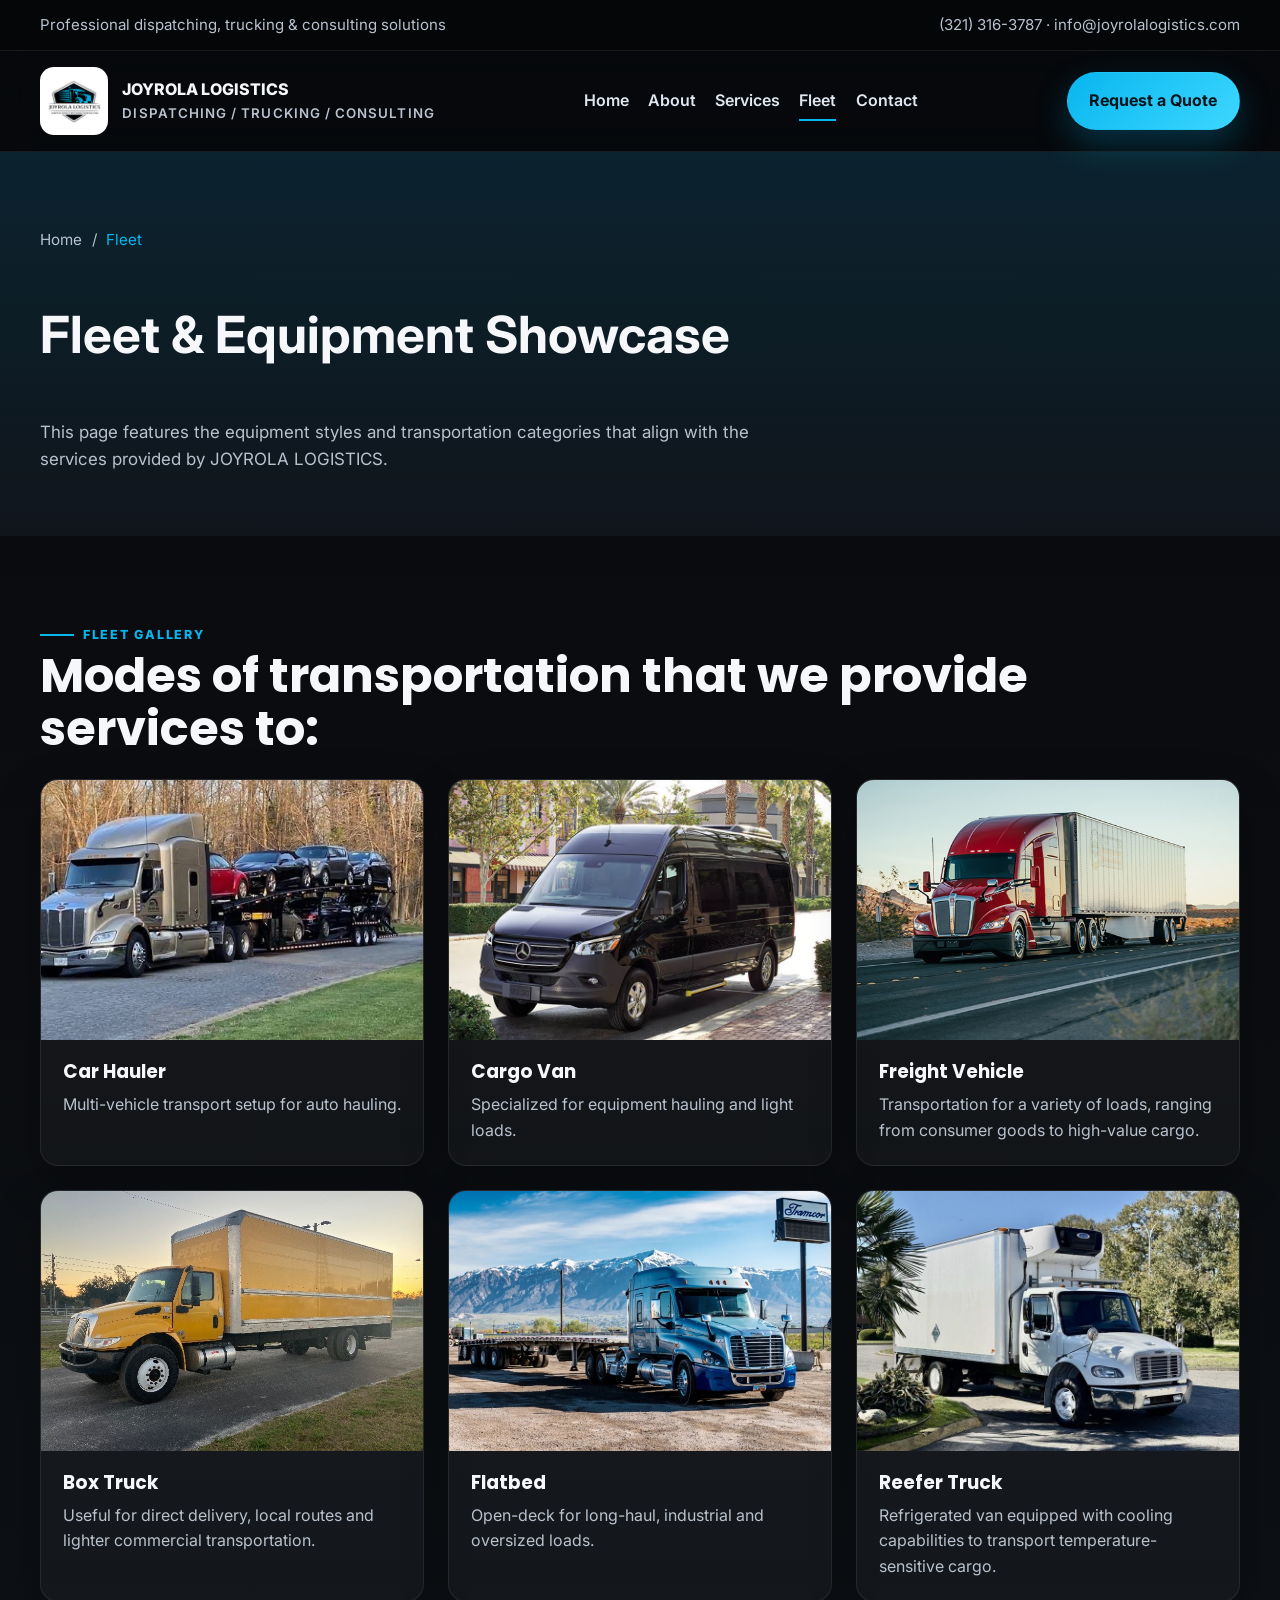
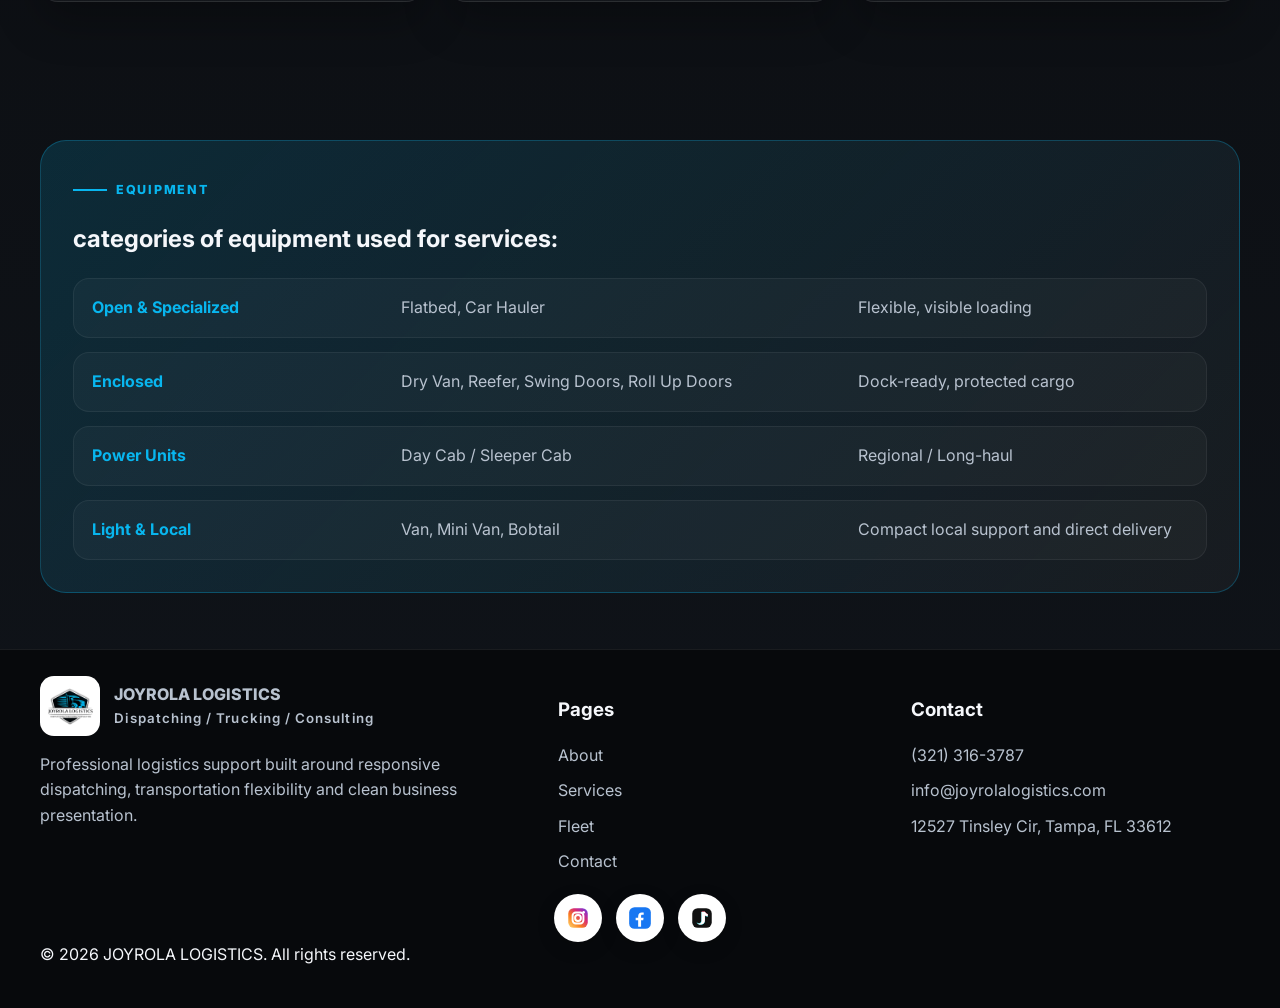
<file: fleet.html>
<!DOCTYPE html>
<html lang="en">
<head>
  <meta charset="UTF-8" />
  <meta name="viewport" content="width=device-width, initial-scale=1.0" />
  <title>Fleet | JOYROLA LOGISTICS</title>
  <meta name="description" content="See the JOYROLA LOGISTICS fleet and equipment service categories including car hauler, flatbed, box truck, day cab and sleeper cab support." />
  <link rel="preconnect" href="https://fonts.googleapis.com">
  <link rel="preconnect" href="https://fonts.gstatic.com" crossorigin>
  <link href="https://fonts.googleapis.com/css2?family=Inter:wght@400;500;600;700;800&family=Poppins:wght@600;700;800&display=swap" rel="stylesheet">
  <link rel="stylesheet" href="assets/css/styles.css" />
</head>
<body>
  <div class="topbar"><div class="container topbar-inner"><div>Professional dispatching, trucking & consulting solutions</div><div><a href="tel:3213163787">(321) 316-3787</a> · <a href="mailto:info@joyrolalogistics.com">info@joyrolalogistics.com</a></div></div></div>
  <header class="header"><div class="container navbar"><a class="brand" href="index.html"><img src="assets/images/logo.jpg" alt="JOYROLA LOGISTICS logo" /><div class="brand-text">JOYROLA LOGISTICS<small>DISPATCHING / TRUCKING / CONSULTING</small></div></a><nav class="nav-links"><a href="index.html">Home</a><a href="about.html">About</a><a href="services.html">Services</a><a href="fleet.html" class="active">Fleet</a><a href="contact.html">Contact</a></nav><a class="btn btn-primary nav-cta" href="contact.html">Request a Quote</a></div></header>

  <main>
    <section class="page-hero">
      <div class="container">
        <div class="breadcrumbs"><span>Home</span><span>/</span><span>Fleet</span></div>
        <h1>Fleet & Equipment Showcase</h1>
        <p class="lead">This page features the equipment styles and transportation categories that align with the services provided by JOYROLA LOGISTICS.</p>
      </div>
    </section>

    <section class="section">
      <div class="container">
        <span class="eyebrow">Fleet Gallery</span>
        <h2>Modes of transportation that we provide services to:</h2>
        <div class="grid-3" style="margin-top:1.5rem;">
          <article class="card image-card"><img src="assets/images/car-hauler-1.jpg" alt="Car hauler image 1" /><div class="card-body"><h3>Car Hauler</h3><p>Multi-vehicle transport setup for auto hauling.</p></div></article>
          <article class="card image-card"><img src="assets/images/cargovan.jpg" alt="Car hauler image 2" /><div class="card-body"><h3>Cargo Van</h3><p>Specialized for equipment hauling and light loads.</p></div></article>
          <article class="card image-card"><img src="assets/images/car-hauler-3.JPG" alt="Car hauler image 3" /><div class="card-body"><h3>Freight Vehicle</h3><p>Transportation for a variety of loads, ranging from consumer goods to high-value cargo.</p></div></article>
          <article class="card image-card"><img src="assets/images/box-truck.jpg" alt="Box truck image" /><div class="card-body"><h3>Box Truck</h3><p>Useful for direct delivery, local routes and lighter commercial transportation.</p></div></article>
          <article class="card image-card"><img src="assets/images/flatbed-truck.jpg" alt="Flatbed semi truck" /><div class="card-body"><h3>Flatbed</h3><p>Open-deck for long-haul, industrial and oversized loads.</p></div></article>
          <article class="card image-card"><img src="assets/images/reefer.JPG" alt="Office dispatch center" /><div class="card-body"><h3>Reefer Truck</h3><p>Refrigerated van equipped with cooling capabilities to transport temperature-sensitive cargo.</p></div></article>
        </div>
      </div>
    </section>

    <section class="section-tight">
      <div class="container cta-box">
        <span class="eyebrow">Equipment</span>
        <h2>categories of equipment used for services:</h2>
        <div class="table-like">
          <div class="table-row"><strong>Open & Specialized</strong><span>Flatbed, Car Hauler</span><span>Flexible, visible loading</span></div>
          <div class="table-row"><strong>Enclosed</strong><span>Dry Van, Reefer, Swing Doors, Roll Up Doors</span><span>Dock-ready, protected cargo</span></div>
          <div class="table-row"><strong>Power Units</strong><span>Day Cab / Sleeper Cab</span><span>Regional / Long-haul</span></div>
          <div class="table-row"><strong>Light & Local</strong><span>Van, Mini Van, Bobtail</span><span>Compact local support and direct delivery</span></div>
        </div>
      </div>
    </section>
  </main>

  <footer class="footer"><div class="container"><div class="footer-grid"><div><a class="brand" href="index.html"><img src="assets/images/logo.jpg" alt="JOYROLA LOGISTICS logo" /><div class="brand-text">JOYROLA LOGISTICS<small>Dispatching / Trucking / Consulting</small></div></a><p>Professional logistics support built around responsive dispatching, transportation flexibility and clean business presentation.</p></div><div><h3>Pages</h3><ul><li><a href="about.html">About</a></li><li><a href="services.html">Services</a></li><li><a href="fleet.html">Fleet</a></li><li><a href="contact.html">Contact</a></li></ul></div><div><h3>Contact</h3><ul><li><a href="tel:3213163787">(321) 316-3787</a></li><li><a href="mailto:info@joyrolalogistics.com">info@joyrolalogistics.com</a></li><li>12527 Tinsley Cir, Tampa, FL 33612</li></ul></div></div> <div class="footer-social-center">
    <a href="https://www.instagram.com/joyrolalogistics" target="_blank" rel="noopener noreferrer" class="social-icon instagram" aria-label="Instagram">
      <svg viewBox="0 0 24 24" aria-hidden="true">
        <defs>
          <linearGradient id="igGradient" x1="0%" y1="100%" x2="100%" y2="0%">
            <stop offset="0%" stop-color="#feda75"></stop>
            <stop offset="35%" stop-color="#fa7e1e"></stop>
            <stop offset="65%" stop-color="#d62976"></stop>
            <stop offset="85%" stop-color="#962fbf"></stop>
            <stop offset="100%" stop-color="#4f5bd5"></stop>
          </linearGradient>
        </defs>
        <rect x="3" y="3" width="18" height="18" rx="5" fill="url(#igGradient)"></rect>
        <rect x="7" y="7" width="10" height="10" rx="3" fill="none" stroke="#ffffff" stroke-width="1.8"></rect>
        <circle cx="12" cy="12" r="2.7" fill="none" stroke="#ffffff" stroke-width="1.8"></circle>
        <circle cx="17.2" cy="6.8" r="1.2" fill="#ffffff"></circle>
      </svg>
    </a>

    <a href="https://www.facebook.com/profile.php?id=61578480447333" target="_blank" rel="noopener noreferrer" class="social-icon" aria-label="Facebook">
  <svg viewBox="0 0 24 24" xmlns="http://www.w3.org/2000/svg">
    <rect x="2" y="2" width="20" height="20" rx="5" fill="#1877F2"/>
    <path d="M13 20v-6h2l.3-2.3H13V10.2c0-.7.2-1.2 1.2-1.2h1.2V7h-1.7c-2.1 0-3.4 1.3-3.4 3.5v1.2H8v2.3h2.3V20H13z" fill="#fff"/>
  </svg>
</a>    
    
    <a href="https://www.tiktok.com/@joyrolalogistics" target="_blank" rel="noopener noreferrer" class="social-icon tiktok" aria-label="TikTok">
      <svg viewBox="0 0 24 24" aria-hidden="true">
        <rect x="3" y="3" width="18" height="18" rx="5" fill="#111111"></rect>
        <path d="M14.8 6.5c.5 1.1 1.4 1.9 2.6 2.2v2.2c-.9 0-1.8-.2-2.6-.7v4.2c0 2.4-1.7 4.1-4.1 4.1-1.8 0-3.2-1.1-3.8-2.7.4.6 1.1 1 2 1 1.4 0 2.4-1.1 2.4-2.5V6.5h3.5z" fill="#25F4EE"></path>
        <path d="M14.6 6c.5 1.1 1.4 1.9 2.6 2.2v2.2c-.9 0-1.8-.2-2.6-.7v4.2c0 2.4-1.7 4.1-4.1 4.1-1 0-1.9-.3-2.6-.9.6.2 1.2.3 1.5.3 1.4 0 2.4-1.1 2.4-2.5V6h2.8z" fill="#FE2C55"></path>
        <path d="M14.7 6.2c.5 1.1 1.4 1.9 2.6 2.2v2c-.9 0-1.8-.2-2.6-.7v4.3c0 2.3-1.8 4.1-4.1 4.1-1.2 0-2.2-.5-3-1.3.5.3 1 .4 1.6.4 1.4 0 2.4-1.1 2.4-2.5V6.2h3.1z" fill="#ffffff"></path>
      </svg>
    </a>
  </div>
    
© <span data-year></span> JOYROLA LOGISTICS. All rights reserved.</div></div></footer>
  <script src="assets/js/main.js"></script>
</body>
</html>
</file>
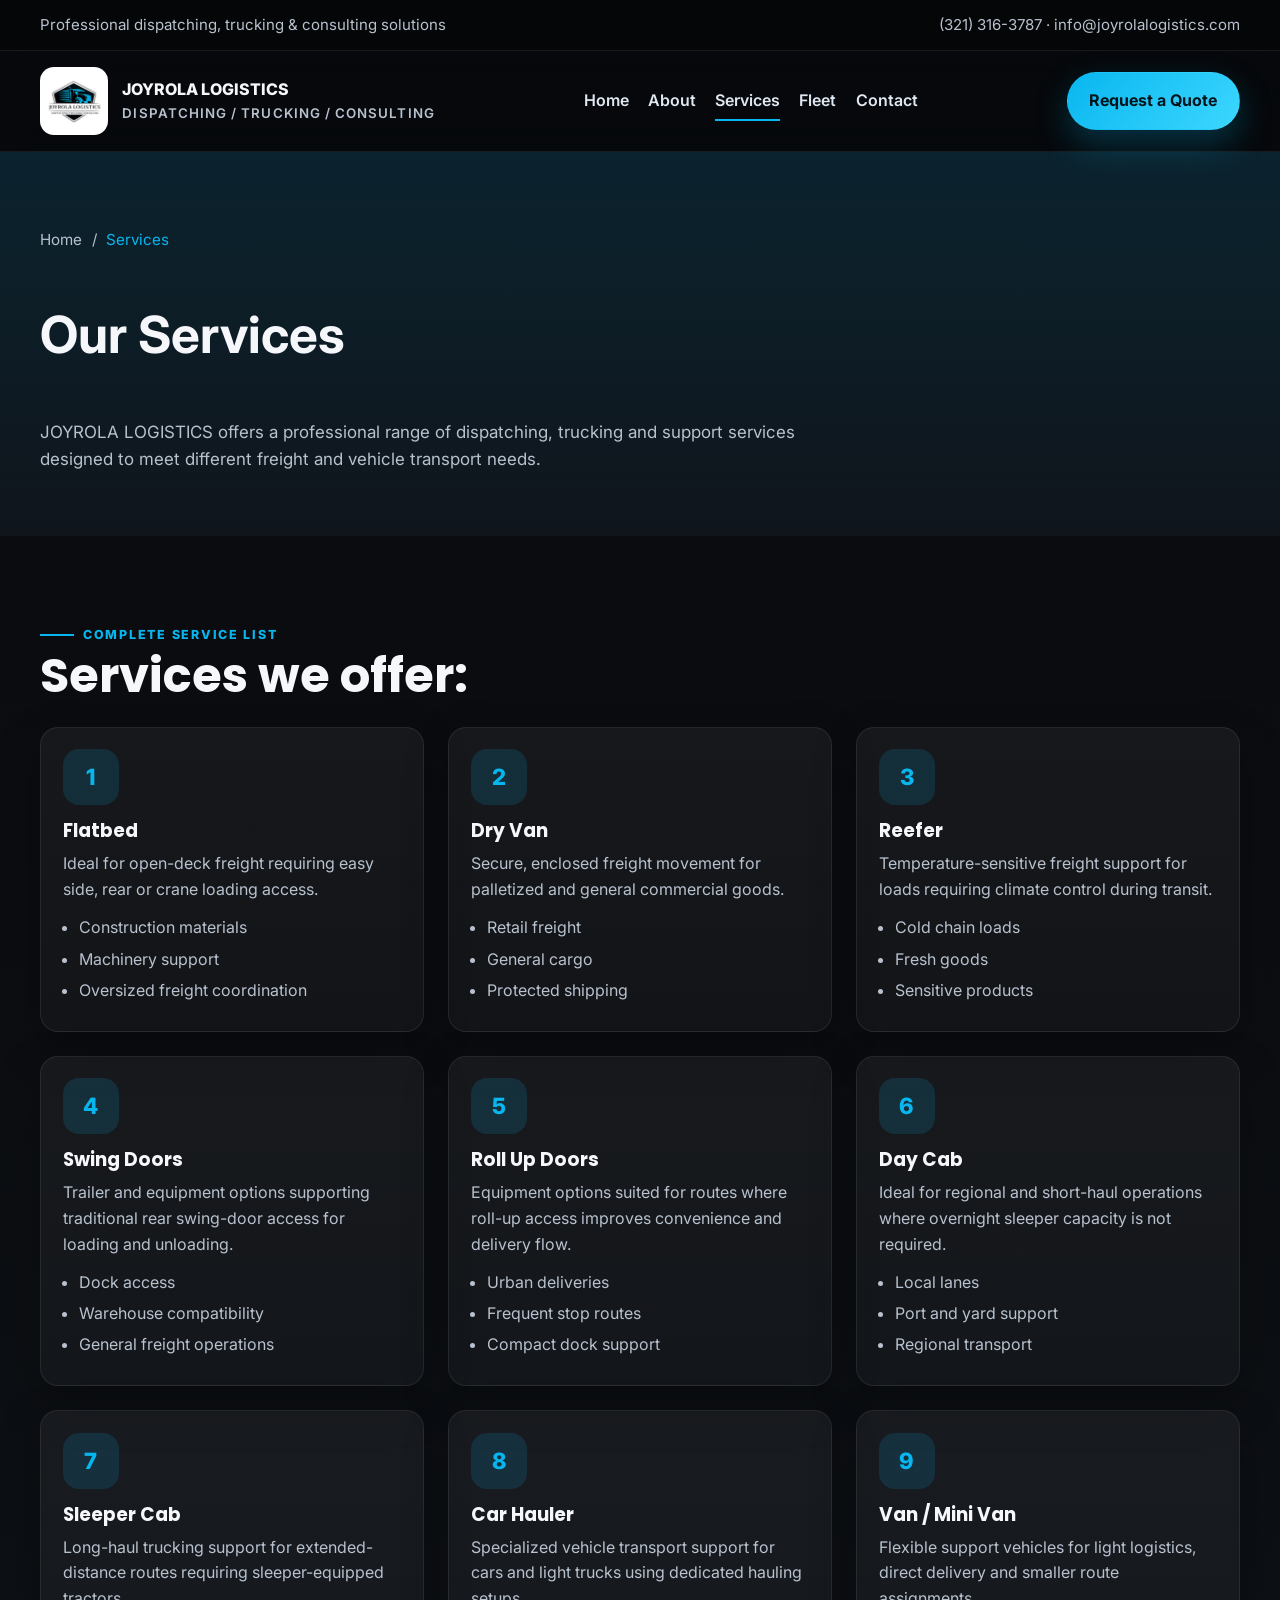
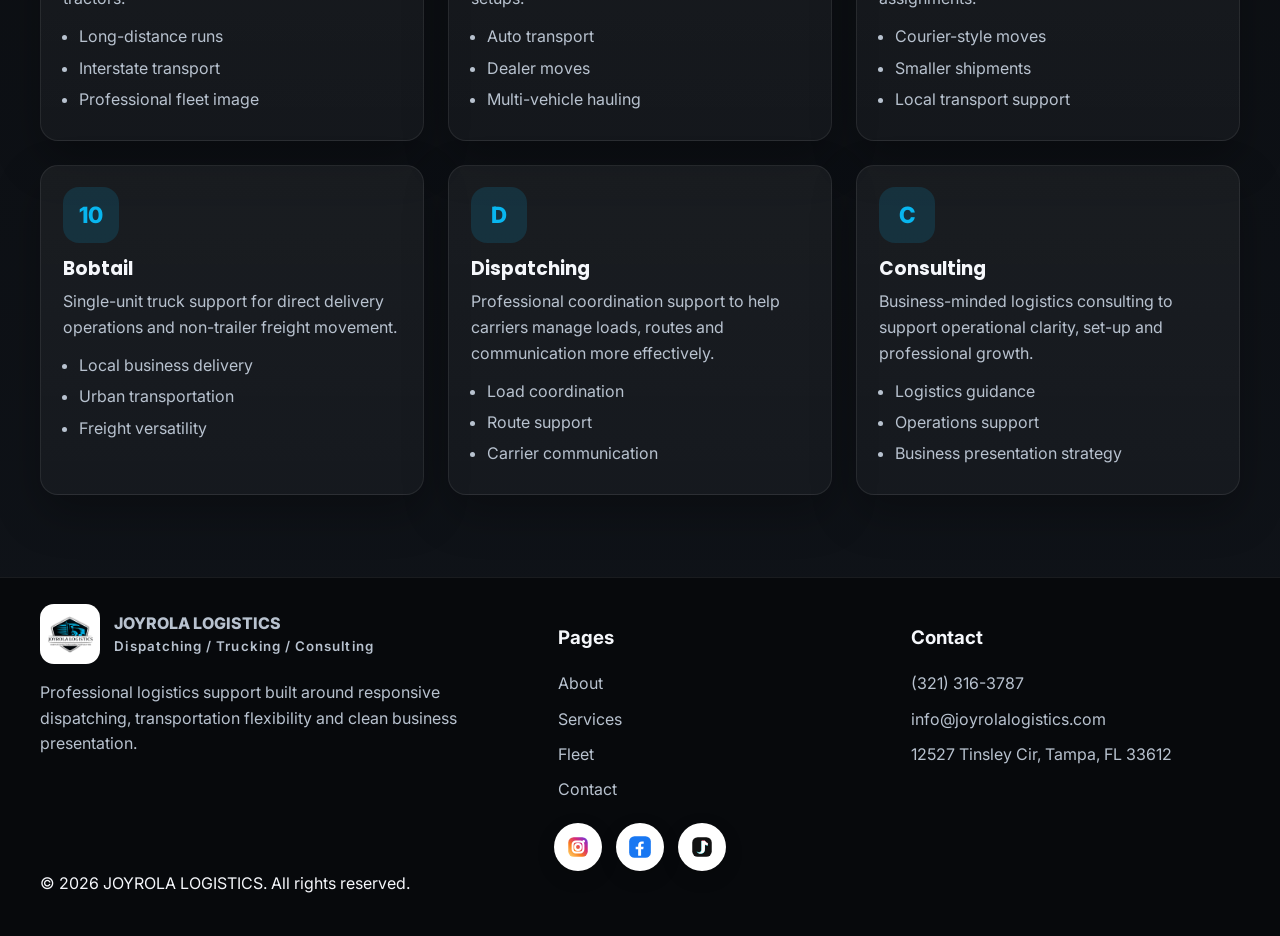
<file: services.html>
<!DOCTYPE html>
<html lang="en">
<head>
  <meta charset="UTF-8" />
  <meta name="viewport" content="width=device-width, initial-scale=1.0" />
  <title>Services | JOYROLA LOGISTICS</title>
  <meta name="description" content="Explore the full list of JOYROLA LOGISTICS services including flatbed, dry van, reefer, swing doors, roll up doors, day cab, sleeper cab, car hauler, van/mini van and bobtail." />
  <link rel="preconnect" href="https://fonts.googleapis.com">
  <link rel="preconnect" href="https://fonts.gstatic.com" crossorigin>
  <link href="https://fonts.googleapis.com/css2?family=Inter:wght@400;500;600;700;800&family=Poppins:wght@600;700;800&display=swap" rel="stylesheet">
  <link rel="stylesheet" href="assets/css/styles.css" />
</head>
<body>
  <div class="topbar"><div class="container topbar-inner"><div>Professional dispatching, trucking & consulting solutions</div><div><a href="tel:3213163787">(321) 316-3787</a> · <a href="mailto:info@joyrolalogistics.com">info@joyrolalogistics.com</a></div></div></div>
  <header class="header"><div class="container navbar"><a class="brand" href="index.html"><img src="assets/images/logo.jpg" alt="JOYROLA LOGISTICS logo" /><div class="brand-text">JOYROLA LOGISTICS<small>DISPATCHING / TRUCKING / CONSULTING</small></div></a><nav class="nav-links"><a href="index.html">Home</a><a href="about.html">About</a><a href="services.html" class="active">Services</a><a href="fleet.html">Fleet</a><a href="contact.html">Contact</a></nav><a class="btn btn-primary nav-cta" href="contact.html">Request a Quote</a></div></header>

  <main>
    <section class="page-hero">
      <div class="container">
        <div class="breadcrumbs"><span>Home</span><span>/</span><span>Services</span></div>
        <h1>Our Services</h1>
        <p class="lead">JOYROLA LOGISTICS offers a professional range of dispatching, trucking and support services designed to meet different freight and vehicle transport needs.</p>
      </div>
    </section>

    <section class="section">
      <div class="container">
        <span class="eyebrow">Complete Service List</span>
        <h2>Services we offer:</h2>
        <div class="grid-3" style="margin-top:1.5rem;">
          <article class="card service-card"><div class="card-body"><div class="icon">1</div><h3>Flatbed</h3><p>Ideal for open-deck freight requiring easy side, rear or crane loading access.</p><ul><li>Construction materials</li><li>Machinery support</li><li>Oversized freight coordination</li></ul></div></article>
          <article class="card service-card"><div class="card-body"><div class="icon">2</div><h3>Dry Van</h3><p>Secure, enclosed freight movement for palletized and general commercial goods.</p><ul><li>Retail freight</li><li>General cargo</li><li>Protected shipping</li></ul></div></article>
          <article class="card service-card"><div class="card-body"><div class="icon">3</div><h3>Reefer</h3><p>Temperature-sensitive freight support for loads requiring climate control during transit.</p><ul><li>Cold chain loads</li><li>Fresh goods</li><li>Sensitive products</li></ul></div></article>
          <article class="card service-card"><div class="card-body"><div class="icon">4</div><h3>Swing Doors</h3><p>Trailer and equipment options supporting traditional rear swing-door access for loading and unloading.</p><ul><li>Dock access</li><li>Warehouse compatibility</li><li>General freight operations</li></ul></div></article>
          <article class="card service-card"><div class="card-body"><div class="icon">5</div><h3>Roll Up Doors</h3><p>Equipment options suited for routes where roll-up access improves convenience and delivery flow.</p><ul><li>Urban deliveries</li><li>Frequent stop routes</li><li>Compact dock support</li></ul></div></article>
          <article class="card service-card"><div class="card-body"><div class="icon">6</div><h3>Day Cab</h3><p>Ideal for regional and short-haul operations where overnight sleeper capacity is not required.</p><ul><li>Local lanes</li><li>Port and yard support</li><li>Regional transport</li></ul></div></article>
          <article class="card service-card"><div class="card-body"><div class="icon">7</div><h3>Sleeper Cab</h3><p>Long-haul trucking support for extended-distance routes requiring sleeper-equipped tractors.</p><ul><li>Long-distance runs</li><li>Interstate transport</li><li>Professional fleet image</li></ul></div></article>
          <article class="card service-card"><div class="card-body"><div class="icon">8</div><h3>Car Hauler</h3><p>Specialized vehicle transport support for cars and light trucks using dedicated hauling setups.</p><ul><li>Auto transport</li><li>Dealer moves</li><li>Multi-vehicle hauling</li></ul></div></article>
          <article class="card service-card"><div class="card-body"><div class="icon">9</div><h3>Van / Mini Van</h3><p>Flexible support vehicles for light logistics, direct delivery and smaller route assignments.</p><ul><li>Courier-style moves</li><li>Smaller shipments</li><li>Local transport support</li></ul></div></article>
          <article class="card service-card"><div class="card-body"><div class="icon">10</div><h3>Bobtail</h3><p>Single-unit truck support for direct delivery operations and non-trailer freight movement.</p><ul><li>Local business delivery</li><li>Urban transportation</li><li>Freight versatility</li></ul></div></article>
          <article class="card service-card"><div class="card-body"><div class="icon">D</div><h3>Dispatching</h3><p>Professional coordination support to help carriers manage loads, routes and communication more effectively.</p><ul><li>Load coordination</li><li>Route support</li><li>Carrier communication</li></ul></div></article>
          <article class="card service-card"><div class="card-body"><div class="icon">C</div><h3>Consulting</h3><p>Business-minded logistics consulting to support operational clarity, set-up and professional growth.</p><ul><li>Logistics guidance</li><li>Operations support</li><li>Business presentation strategy</li></ul></div></article>
        </div>
      </div>
    </section>
  </main>

  <footer class="footer"><div class="container"><div class="footer-grid"><div><a class="brand" href="index.html"><img src="assets/images/logo.jpg" alt="JOYROLA LOGISTICS logo" /><div class="brand-text">JOYROLA LOGISTICS<small>Dispatching / Trucking / Consulting</small></div></a><p>Professional logistics support built around responsive dispatching, transportation flexibility and clean business presentation.</p></div><div><h3>Pages</h3><ul><li><a href="about.html">About</a></li><li><a href="services.html">Services</a></li><li><a href="fleet.html">Fleet</a></li><li><a href="contact.html">Contact</a></li></ul></div><div><h3>Contact</h3><ul><li><a href="tel:3213163787">(321) 316-3787</a></li><li><a href="mailto:info@joyrolalogistics.com">info@joyrolalogistics.com</a></li><li>12527 Tinsley Cir, Tampa, FL 33612</li></ul></div></div> <div class="footer-social-center">
    <a href="https://www.instagram.com/joyrolalogistics" target="_blank" rel="noopener noreferrer" class="social-icon instagram" aria-label="Instagram">
      <svg viewBox="0 0 24 24" aria-hidden="true">
        <defs>
          <linearGradient id="igGradient" x1="0%" y1="100%" x2="100%" y2="0%">
            <stop offset="0%" stop-color="#feda75"></stop>
            <stop offset="35%" stop-color="#fa7e1e"></stop>
            <stop offset="65%" stop-color="#d62976"></stop>
            <stop offset="85%" stop-color="#962fbf"></stop>
            <stop offset="100%" stop-color="#4f5bd5"></stop>
          </linearGradient>
        </defs>
        <rect x="3" y="3" width="18" height="18" rx="5" fill="url(#igGradient)"></rect>
        <rect x="7" y="7" width="10" height="10" rx="3" fill="none" stroke="#ffffff" stroke-width="1.8"></rect>
        <circle cx="12" cy="12" r="2.7" fill="none" stroke="#ffffff" stroke-width="1.8"></circle>
        <circle cx="17.2" cy="6.8" r="1.2" fill="#ffffff"></circle>
      </svg>
    </a>

    <a href="https://www.facebook.com/profile.php?id=61578480447333" target="_blank" rel="noopener noreferrer" class="social-icon" aria-label="Facebook">
  <svg viewBox="0 0 24 24" xmlns="http://www.w3.org/2000/svg">
    <rect x="2" y="2" width="20" height="20" rx="5" fill="#1877F2"/>
    <path d="M13 20v-6h2l.3-2.3H13V10.2c0-.7.2-1.2 1.2-1.2h1.2V7h-1.7c-2.1 0-3.4 1.3-3.4 3.5v1.2H8v2.3h2.3V20H13z" fill="#fff"/>
  </svg>
</a>
    <a href="https://www.tiktok.com/@joyrolalogistics" target="_blank" rel="noopener noreferrer" class="social-icon tiktok" aria-label="TikTok">
      <svg viewBox="0 0 24 24" aria-hidden="true">
        <rect x="3" y="3" width="18" height="18" rx="5" fill="#111111"></rect>
        <path d="M14.8 6.5c.5 1.1 1.4 1.9 2.6 2.2v2.2c-.9 0-1.8-.2-2.6-.7v4.2c0 2.4-1.7 4.1-4.1 4.1-1.8 0-3.2-1.1-3.8-2.7.4.6 1.1 1 2 1 1.4 0 2.4-1.1 2.4-2.5V6.5h3.5z" fill="#25F4EE"></path>
        <path d="M14.6 6c.5 1.1 1.4 1.9 2.6 2.2v2.2c-.9 0-1.8-.2-2.6-.7v4.2c0 2.4-1.7 4.1-4.1 4.1-1 0-1.9-.3-2.6-.9.6.2 1.2.3 1.5.3 1.4 0 2.4-1.1 2.4-2.5V6h2.8z" fill="#FE2C55"></path>
        <path d="M14.7 6.2c.5 1.1 1.4 1.9 2.6 2.2v2c-.9 0-1.8-.2-2.6-.7v4.3c0 2.3-1.8 4.1-4.1 4.1-1.2 0-2.2-.5-3-1.3.5.3 1 .4 1.6.4 1.4 0 2.4-1.1 2.4-2.5V6.2h3.1z" fill="#ffffff"></path>
      </svg>
    </a>
  </div>
© <span data-year></span> JOYROLA LOGISTICS. All rights reserved.</div></div></footer>
  <script src="assets/js/main.js"></script>
</body>
</html>
</file>
<file: assets/css/styles.css>
:root {
  --primary: #08b6ef;
  --primary-dark: #0589b4;
  --secondary: #0b0b0d;
  --surface: #111317;
  --surface-2: #171a1f;
  --text: #f5f7fb;
  --muted: #b8c2cf;
  --border: rgba(255,255,255,.12);
  --white: #ffffff;
  --shadow: 0 18px 45px rgba(0,0,0,.28);
  --radius: 18px;
  --max: 1200px;
}

* { box-sizing: border-box; }
html { scroll-behavior: smooth; }
body {
  margin: 0;
  font-family: Inter, Arial, Helvetica, sans-serif;
  color: var(--text);
  background: linear-gradient(180deg, #08090b 0%, #10141a 100%);
  line-height: 1.6;
}
img { max-width: 100%; display: block; }
a { color: inherit; text-decoration: none; }
.container { width: min(var(--max), calc(100% - 2rem)); margin: 0 auto; }
.section { padding: 82px 0; }
.section-tight { padding: 56px 0; }
.eyebrow {
  display: inline-flex;
  align-items: center;
  gap: .55rem;
  color: var(--primary);
  text-transform: uppercase;
  letter-spacing: .14em;
  font-weight: 800;
  font-size: .78rem;
}
.eyebrow::before {
  content: "";
  width: 34px;
  height: 2px;
  background: var(--primary);
}
.section h1, .section h2, .section h3, .hero h1 {
  font-family: "Poppins", Inter, Arial, sans-serif;
  line-height: 1.1;
  margin: .3rem 0 1rem;
}
.section h2 { font-size: clamp(2rem, 4vw, 3rem); }
.lead { color: var(--muted); font-size: 1.06rem; max-width: 760px; }
.btns { display: flex; flex-wrap: wrap; gap: 1rem; margin-top: 1.5rem; }
.btn {
  display: inline-flex;
  align-items: center;
  justify-content: center;
  gap: .55rem;
  padding: .95rem 1.35rem;
  border-radius: 999px;
  font-weight: 700;
  transition: .25s ease;
  border: 1px solid transparent;
}
.btn-primary {
  background: linear-gradient(135deg, var(--primary) 0%, #3dd7ff 100%);
  color: #02141b;
  box-shadow: 0 14px 34px rgba(8,182,239,.25);
}
.btn-primary:hover { transform: translateY(-2px); }
.btn-secondary {
  border-color: var(--border);
  background: rgba(255,255,255,.03);
}
.btn-secondary:hover { border-color: rgba(8,182,239,.45); }

.topbar {
  background: #050607;
  border-bottom: 1px solid rgba(255,255,255,.08);
  color: var(--muted);
}
.topbar-inner {
  display: flex;
  justify-content: space-between;
  gap: 1rem;
  padding: .8rem 0;
  flex-wrap: wrap;
  font-size: .94rem;
}
.topbar a:hover { color: var(--primary); }

.header {
  position: sticky;
  top: 0;
  z-index: 50;
  backdrop-filter: blur(16px);
  background: rgba(6,9,12,.75);
  border-bottom: 1px solid rgba(255,255,255,.08);
}
.navbar {
  display: flex;
  align-items: center;
  justify-content: space-between;
  gap: 1rem;
  padding: 1rem 0;
}
.brand {
  display: flex;
  align-items: center;
  gap: .9rem;
  font-weight: 800;
}
.brand img {
  width: 68px;
  height: 68px;
  object-fit: contain;
  border-radius: 14px;
  background: #fff;
  padding: 4px;
}
.brand-text small { display: block; color: var(--muted); font-weight: 600; letter-spacing: .08em; }
.nav-links {
  display: flex;
  gap: 1.2rem;
  align-items: center;
  flex-wrap: wrap;
}
.nav-links a {
  color: #dfe7f1;
  font-weight: 600;
  position: relative;
}
.nav-links a::after {
  content: "";
  position: absolute;
  left: 0;
  bottom: -8px;
  width: 0;
  height: 2px;
  background: var(--primary);
  transition: .25s ease;
}
.nav-links a:hover::after,
.nav-links a.active::after { width: 100%; }
.nav-cta { display: inline-flex; }

.hero {
  padding: 88px 0 72px;
  position: relative;
  overflow: hidden;
}
.hero::before {
  content: "";
  position: absolute;
  inset: 0;
  background:
    radial-gradient(circle at top right, rgba(8,182,239,.18), transparent 28%),
    radial-gradient(circle at bottom left, rgba(8,182,239,.12), transparent 24%);
  pointer-events: none;
}
.hero-grid {
  display: grid;
  grid-template-columns: 1.08fr .92fr;
  gap: 2rem;
  align-items: center;
}
.hero h1 { font-size: clamp(2.5rem, 5vw, 4.8rem); max-width: 10ch; }
.hero p { color: var(--muted); max-width: 650px; }
.hero-badges {
  display: grid;
  grid-template-columns: repeat(3, minmax(0, 1fr));
  gap: 1rem;
  margin-top: 1.8rem;
}
.stat {
  background: rgba(255,255,255,.04);
  border: 1px solid rgba(255,255,255,.08);
  border-radius: 18px;
  padding: 1rem;
}
.stat strong { display: block; font-size: 1.5rem; color: var(--primary); }
.stat span { color: var(--muted); font-size: .94rem; }
.hero-card {
  background: linear-gradient(180deg, rgba(255,255,255,.06) 0%, rgba(255,255,255,.02) 100%);
  border: 1px solid rgba(255,255,255,.12);
  border-radius: 24px;
  padding: 1rem;
  box-shadow: var(--shadow);
}
.hero-card img {
  border-radius: 20px;
  width: 100%;
  min-height: 520px;
  object-fit: cover;
}
.hero-overlay {
  margin-top: 1rem;
  display: grid;
  grid-template-columns: repeat(2, 1fr);
  gap: .8rem;
}
.pill {
  padding: .8rem 1rem;
  border: 1px solid rgba(255,255,255,.08);
  border-radius: 16px;
  background: rgba(0,0,0,.25);
  color: #ebf3fb;
  font-weight: 600;
}

.grid-2, .grid-3, .grid-4 {
  display: grid;
  gap: 1.5rem;
}
.grid-2 { grid-template-columns: repeat(2, minmax(0, 1fr)); }
.grid-3 { grid-template-columns: repeat(3, minmax(0, 1fr)); }
.grid-4 { grid-template-columns: repeat(4, minmax(0, 1fr)); }

.card {
  background: linear-gradient(180deg, rgba(255,255,255,.05), rgba(255,255,255,.03));
  border: 1px solid rgba(255,255,255,.08);
  border-radius: var(--radius);
  overflow: hidden;
  box-shadow: var(--shadow);
}
.card-body { padding: 1.35rem; }
.card h3 { margin: 0 0 .6rem; }
.card p { margin: 0; color: var(--muted); }

.service-card {
  position: relative;
  min-height: 100%;
}
.service-card .icon {
  width: 56px;
  height: 56px;
  border-radius: 16px;
  display: grid;
  place-items: center;
  background: rgba(8,182,239,.14);
  color: var(--primary);
  margin-bottom: 1rem;
  font-size: 1.4rem;
  font-weight: 800;
}
.service-card ul {
  padding-left: 1rem;
  margin: .8rem 0 0;
  color: var(--muted);
}
.service-card li { margin: .35rem 0; }

.image-card img {
  height: 260px;
  width: 100%;
  object-fit: cover;
}

.split {
  display: grid;
  grid-template-columns: .95fr 1.05fr;
  gap: 2rem;
  align-items: center;
}
.split-reverse {
  grid-template-columns: 1.05fr .95fr;
}
.media-stack {
  position: relative;
}
.media-stack .main {
  border-radius: 24px;
  border: 1px solid rgba(255,255,255,.1);
  box-shadow: var(--shadow);
}
.media-stack .floating {
  position: absolute;
  right: -18px;
  bottom: -18px;
  width: min(300px, 52%);
  border-radius: 18px;
  border: 6px solid #0b0f13;
  box-shadow: var(--shadow);
}
.checklist {
  display: grid;
  grid-template-columns: repeat(2, minmax(0,1fr));
  gap: .8rem 1rem;
  margin-top: 1.4rem;
}
.check {
  display: flex;
  align-items: start;
  gap: .65rem;
  color: #eaf3fb;
}
.check::before {
  content: "✓";
  color: #02141b;
  background: linear-gradient(135deg, var(--primary), #7de7ff);
  width: 22px;
  height: 22px;
  flex: 0 0 22px;
  display: grid;
  place-items: center;
  border-radius: 50%;
  font-weight: 900;
  font-size: .82rem;
  margin-top: .1rem;
}

.banner {
  position: relative;
  border-radius: 28px;
  overflow: hidden;
  min-height: 400px;
  display: grid;
  align-items: end;
}
.banner img {
  position: absolute;
  inset: 0;
  width: 100%;
  height: 100%;
  object-fit: cover;
}
.banner::after {
  content: "";
  position: absolute;
  inset: 0;
  background: linear-gradient(180deg, rgba(3,8,14,.15), rgba(3,8,14,.82));
}
.banner-content {
  position: relative;
  z-index: 1;
  padding: 2rem;
}

.contact-wrap {
  display: grid;
  grid-template-columns: .95fr 1.05fr;
  gap: 1.5rem;
}
.contact-card {
  padding: 1.5rem;
}
.contact-list {
  display: grid;
  gap: 1rem;
  margin-top: 1rem;
}
.contact-item {
  display: flex;
  gap: .9rem;
  align-items: start;
  padding: 1rem;
  background: rgba(255,255,255,.03);
  border: 1px solid rgba(255,255,255,.06);
  border-radius: 16px;
}
.contact-item strong { display: block; }
.contact-item span, .contact-item a { color: var(--muted); }

.form-grid {
  display: grid;
  gap: 1rem;
  grid-template-columns: repeat(2, minmax(0,1fr));
}
.form-grid .full { grid-column: 1 / -1; }
input, textarea {
  width: 100%;
  padding: 1rem 1.05rem;
  border-radius: 14px;
  border: 1px solid rgba(255,255,255,.08);
  background: rgba(255,255,255,.03);
  color: var(--text);
  font: inherit;
}
textarea { min-height: 150px; resize: vertical; }
input::placeholder, textarea::placeholder { color: #90a0b3; }

.cta-box {
  background: linear-gradient(135deg, rgba(8,182,239,.16), rgba(255,255,255,.04));
  border: 1px solid rgba(8,182,239,.28);
  border-radius: 26px;
  padding: 2rem;
}

.footer {
  border-top: 1px solid rgba(255,255,255,.08);
  padding: 26px 0 40px;
  background: #07090c;
}
.footer-grid {
  display: grid;
  grid-template-columns: 1.2fr .8fr .8fr;
  gap: 1.5rem;
  align-items: start;
}
.footer p, .footer li, .footer a { color: var(--muted); }
.footer ul { list-style: none; padding: 0; margin: 0; display: grid; gap: .6rem; }
.footer .brand img { width: 60px; height: 60px; }
.footer-bottom {
  border-top: 1px solid rgba(255,255,255,.08);
  margin-top: 1.4rem;
  padding-top: 1.2rem;
  color: #95a4b7;
  font-size: .93rem;
}

.page-hero {
  padding: 76px 0 46px;
  background:
    linear-gradient(180deg, rgba(8,182,239,.12), rgba(8,182,239,0)),
    linear-gradient(180deg, #0b0f14, #10151c);
}
.page-hero h1 { font-size: clamp(2.1rem, 4vw, 3.8rem); }
.breadcrumbs {
  display: flex;
  gap: .6rem;
  flex-wrap: wrap;
  color: var(--muted);
  font-size: .95rem;
}
.breadcrumbs span:last-child { color: var(--primary); }

.table-like {
  display: grid;
  gap: .9rem;
}
.table-row {
  display: grid;
  grid-template-columns: .8fr 1.2fr .9fr;
  gap: 1rem;
  background: rgba(255,255,255,.03);
  border: 1px solid rgba(255,255,255,.06);
  padding: 1rem 1.1rem;
  border-radius: 16px;
}
.table-row strong { color: var(--primary); }
.table-row span { color: var(--muted); }

@media (max-width: 980px) {
  .hero-grid, .split, .split-reverse, .contact-wrap, .footer-grid { grid-template-columns: 1fr; }
  .grid-4 { grid-template-columns: repeat(2, minmax(0,1fr)); }
  .grid-3 { grid-template-columns: repeat(2, minmax(0,1fr)); }
  .hero-card img { min-height: 380px; }
  .media-stack .floating { position: static; width: 100%; margin-top: 1rem; border-width: 0; }
}

@media (max-width: 680px) {
  .nav-links { display: none; }
  .hero-badges, .grid-2, .grid-3, .grid-4, .checklist, .form-grid, .table-row { grid-template-columns: 1fr; }
  .navbar { padding: .85rem 0; }
  .brand img { width: 58px; height: 58px; }
  .hero { padding-top: 66px; }
  .section { padding: 64px 0; }
}
  .map-section {
  padding: 60px 0;
}

.map-section iframe {
  width: 100%;
  border-radius: 12px;
  box-shadow: 0 10px 30px rgba(0,0,0,0.15);
}

 .footer-social-center {
  display: flex;
  justify-content: center;
  align-items: center;
  gap: 14px;
  margin-top: 30px;
}

.social-icon {
  display: inline-flex;
  align-items: center;
  justify-content: center;
  width: 48px;
  height: 48px;
  text-decoration: none;
  border-radius: 50%;
  background: #ffffff;
  box-shadow: 0 6px 18px rgba(0, 0, 0, 0.18);
  transition: transform 0.3s ease, box-shadow 0.3s ease;
}

.social-icon:hover {
  transform: translateY(-3px);
  box-shadow: 0 10px 24px rgba(0, 0, 0, 0.24);
}

.social-icon svg {
  width: 26px;
  height: 26px;
  display: block;
}
 .footer-social-center {
  display: flex;
  justify-content: center;
  align-items: center;
  gap: 14px;
  margin-top: 20px;
}

.social-icon {
  display: inline-flex;
  align-items: center;
  justify-content: center;
  width: 48px;
  height: 48px;
  text-decoration: none;
  border-radius: 50%;
  background: #ffffff;
  box-shadow: 0 6px 18px rgba(0, 0, 0, 0.18);
  transition: transform 0.3s ease, box-shadow 0.3s ease;
}

.social-icon:hover {
  transform: translateY(-3px);
  box-shadow: 0 10px 24px rgba(0, 0, 0, 0.24);
}

.social-icon svg {
  width: 26px;
  height: 26px;
  display: block;
}
</file>
